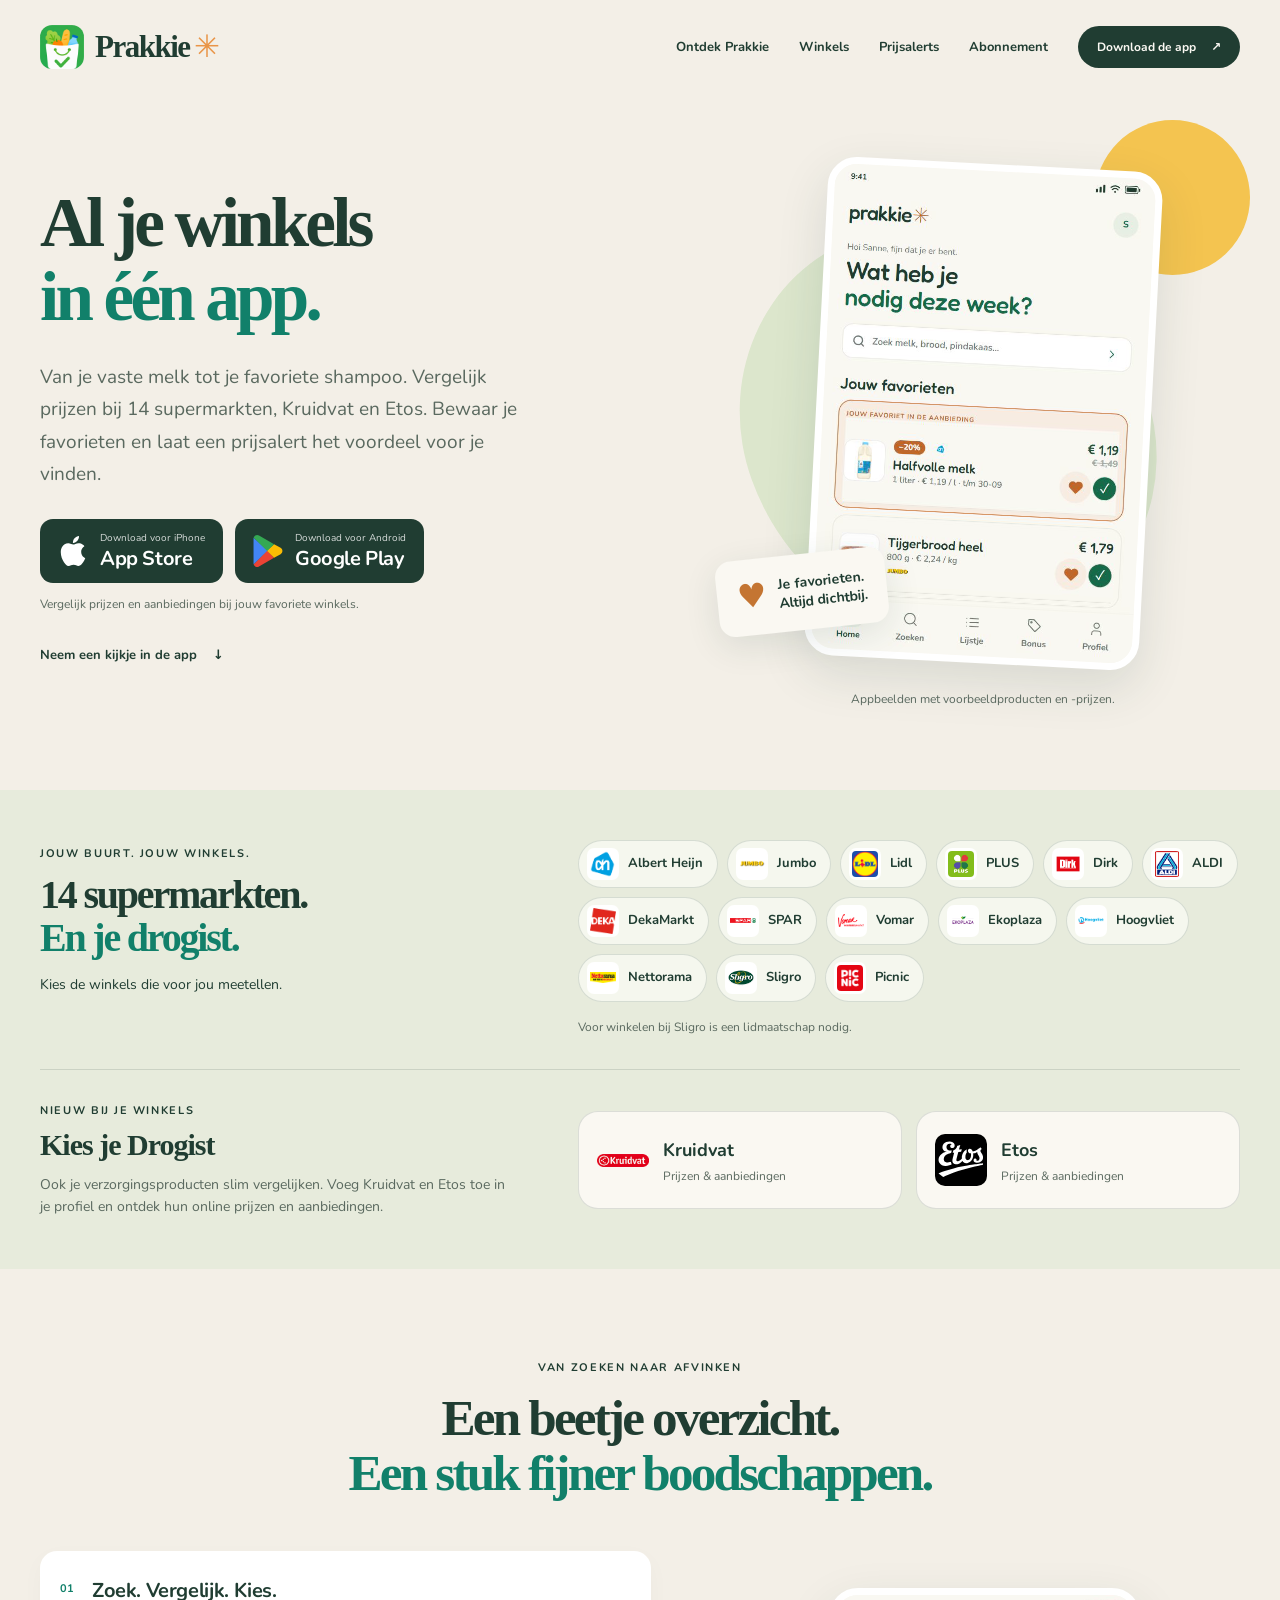
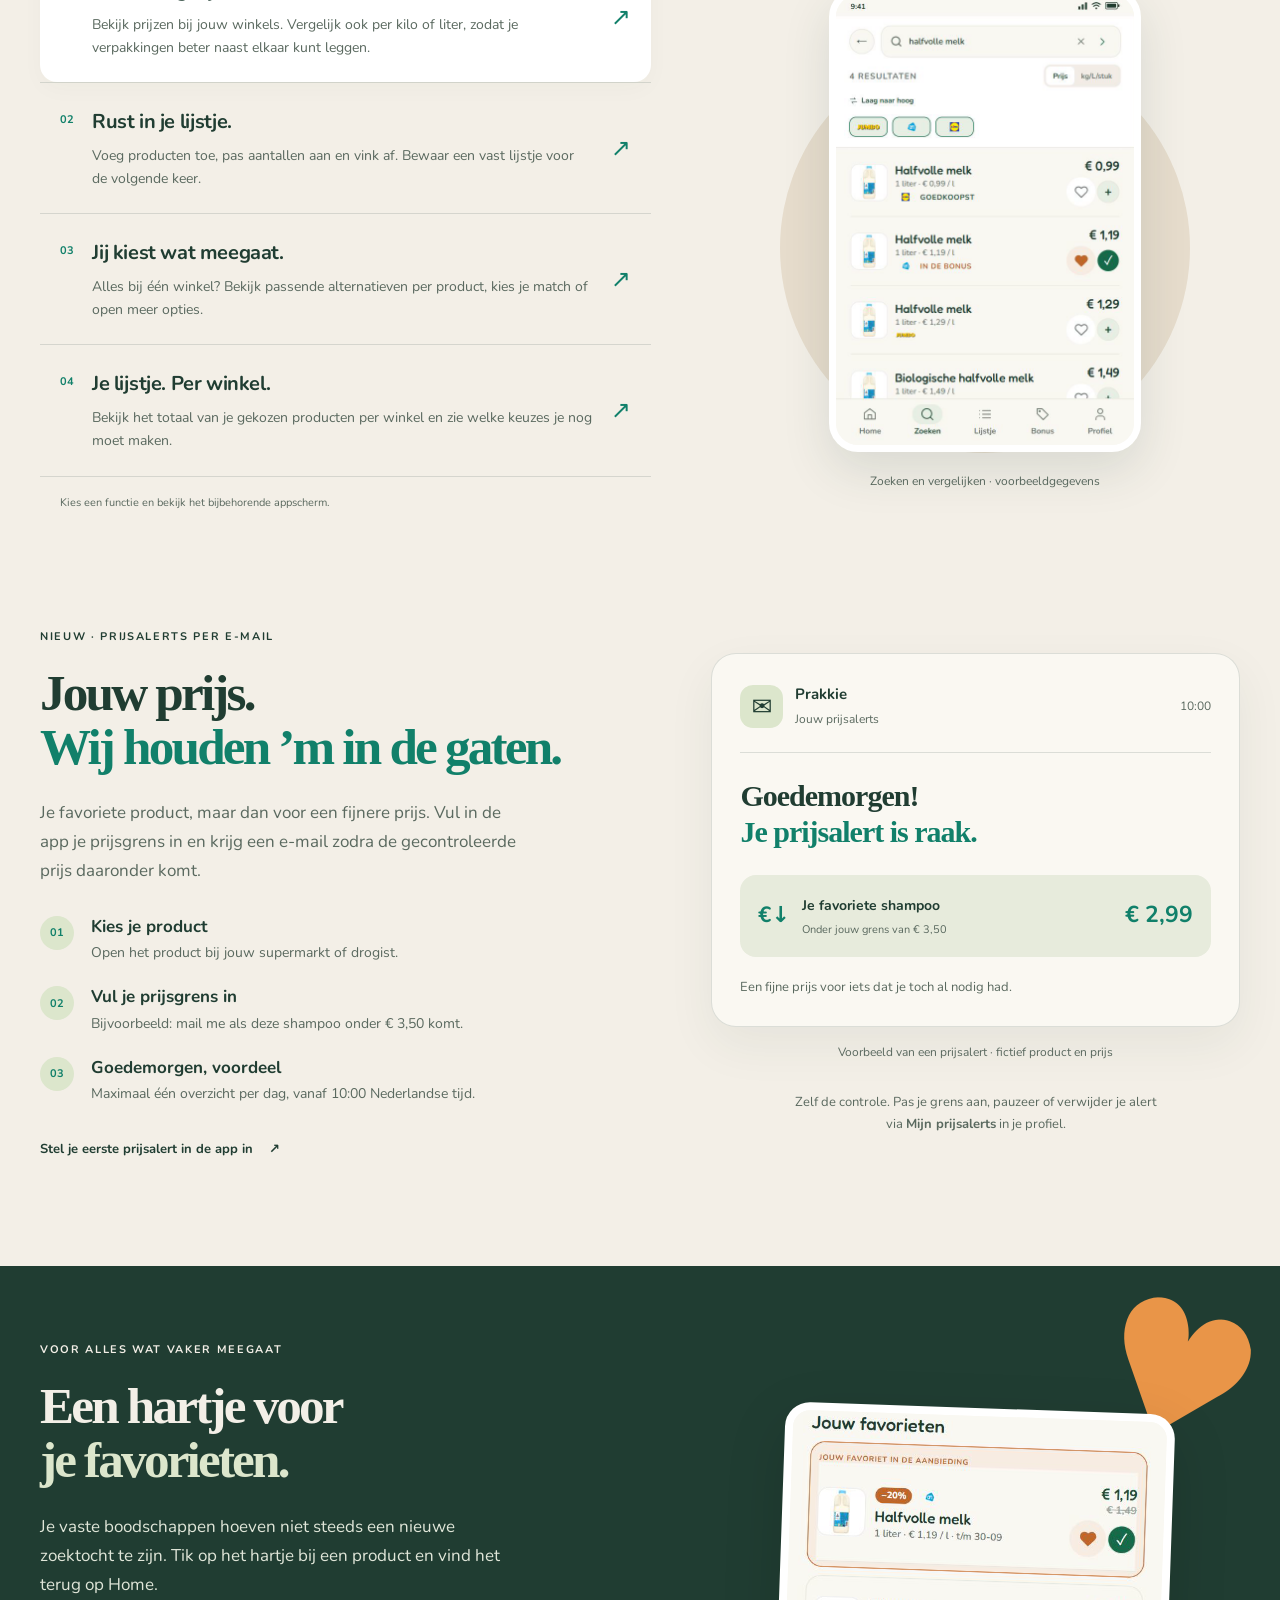
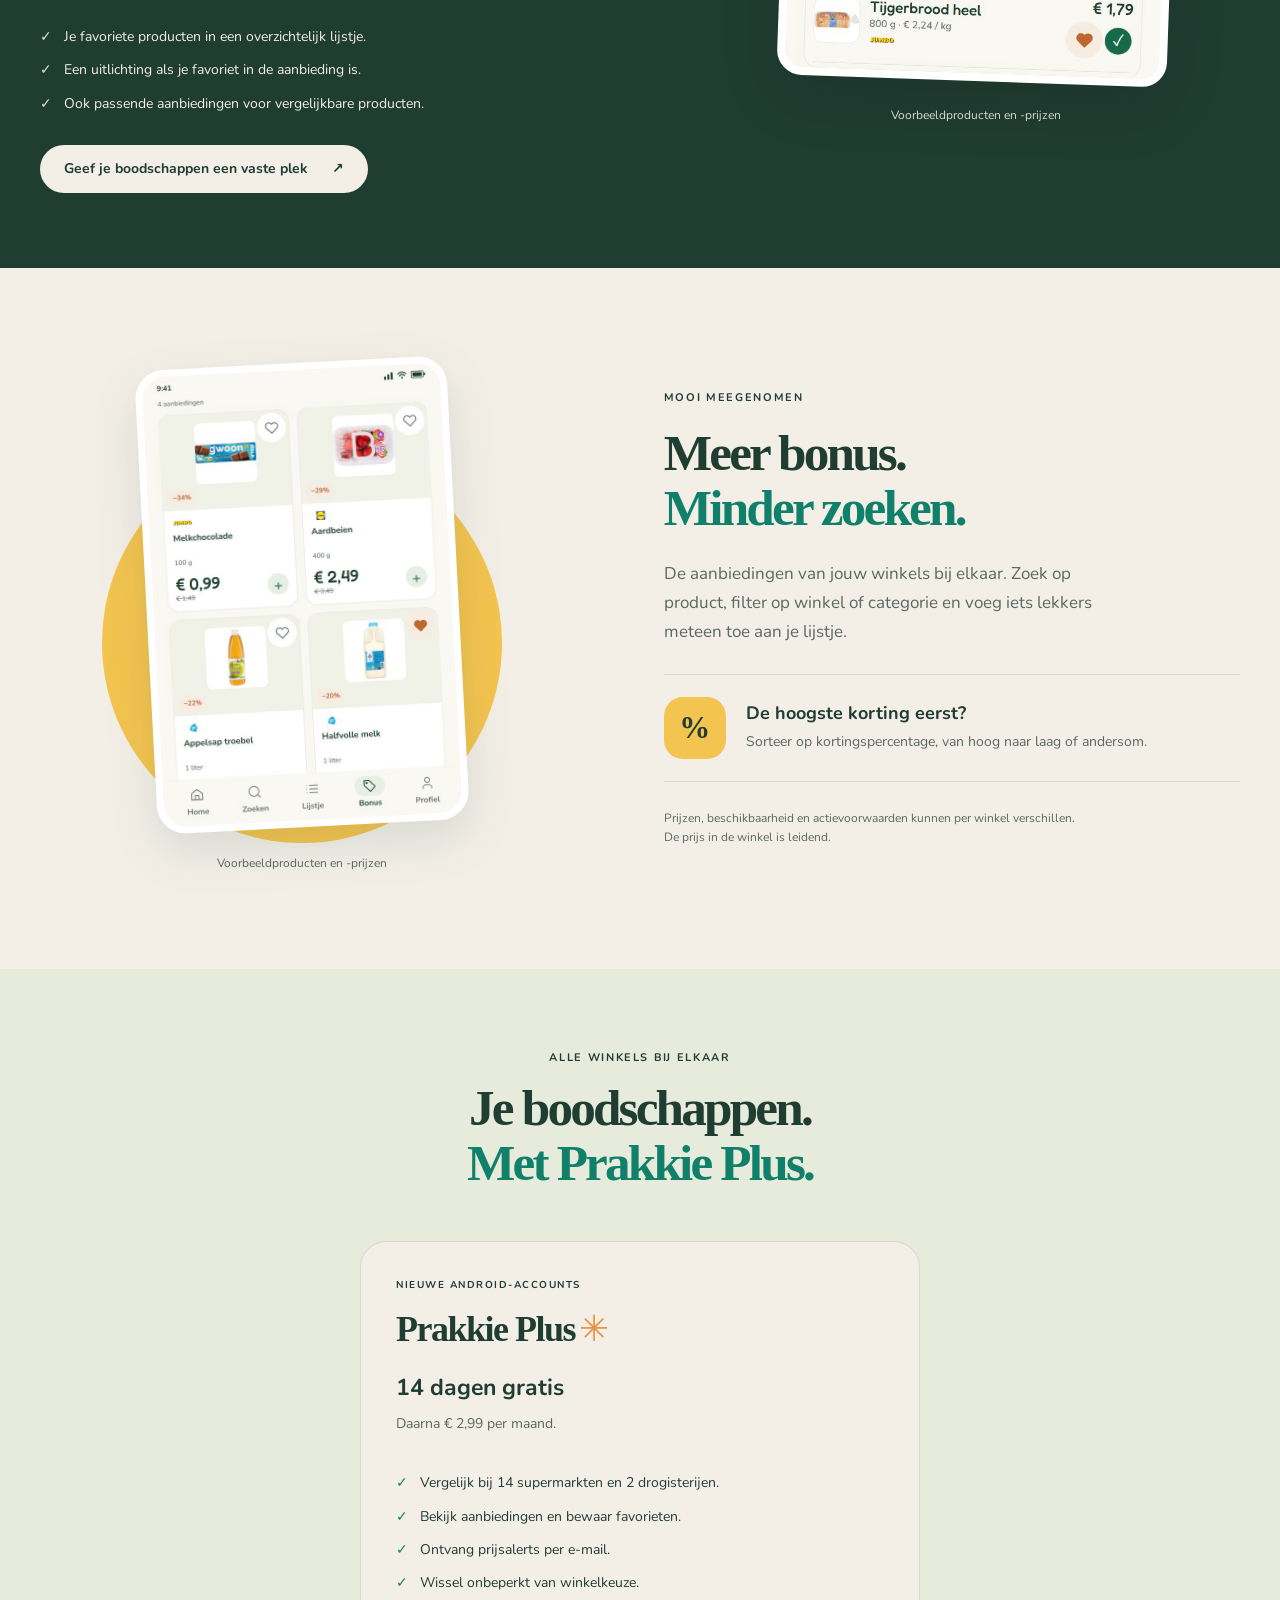
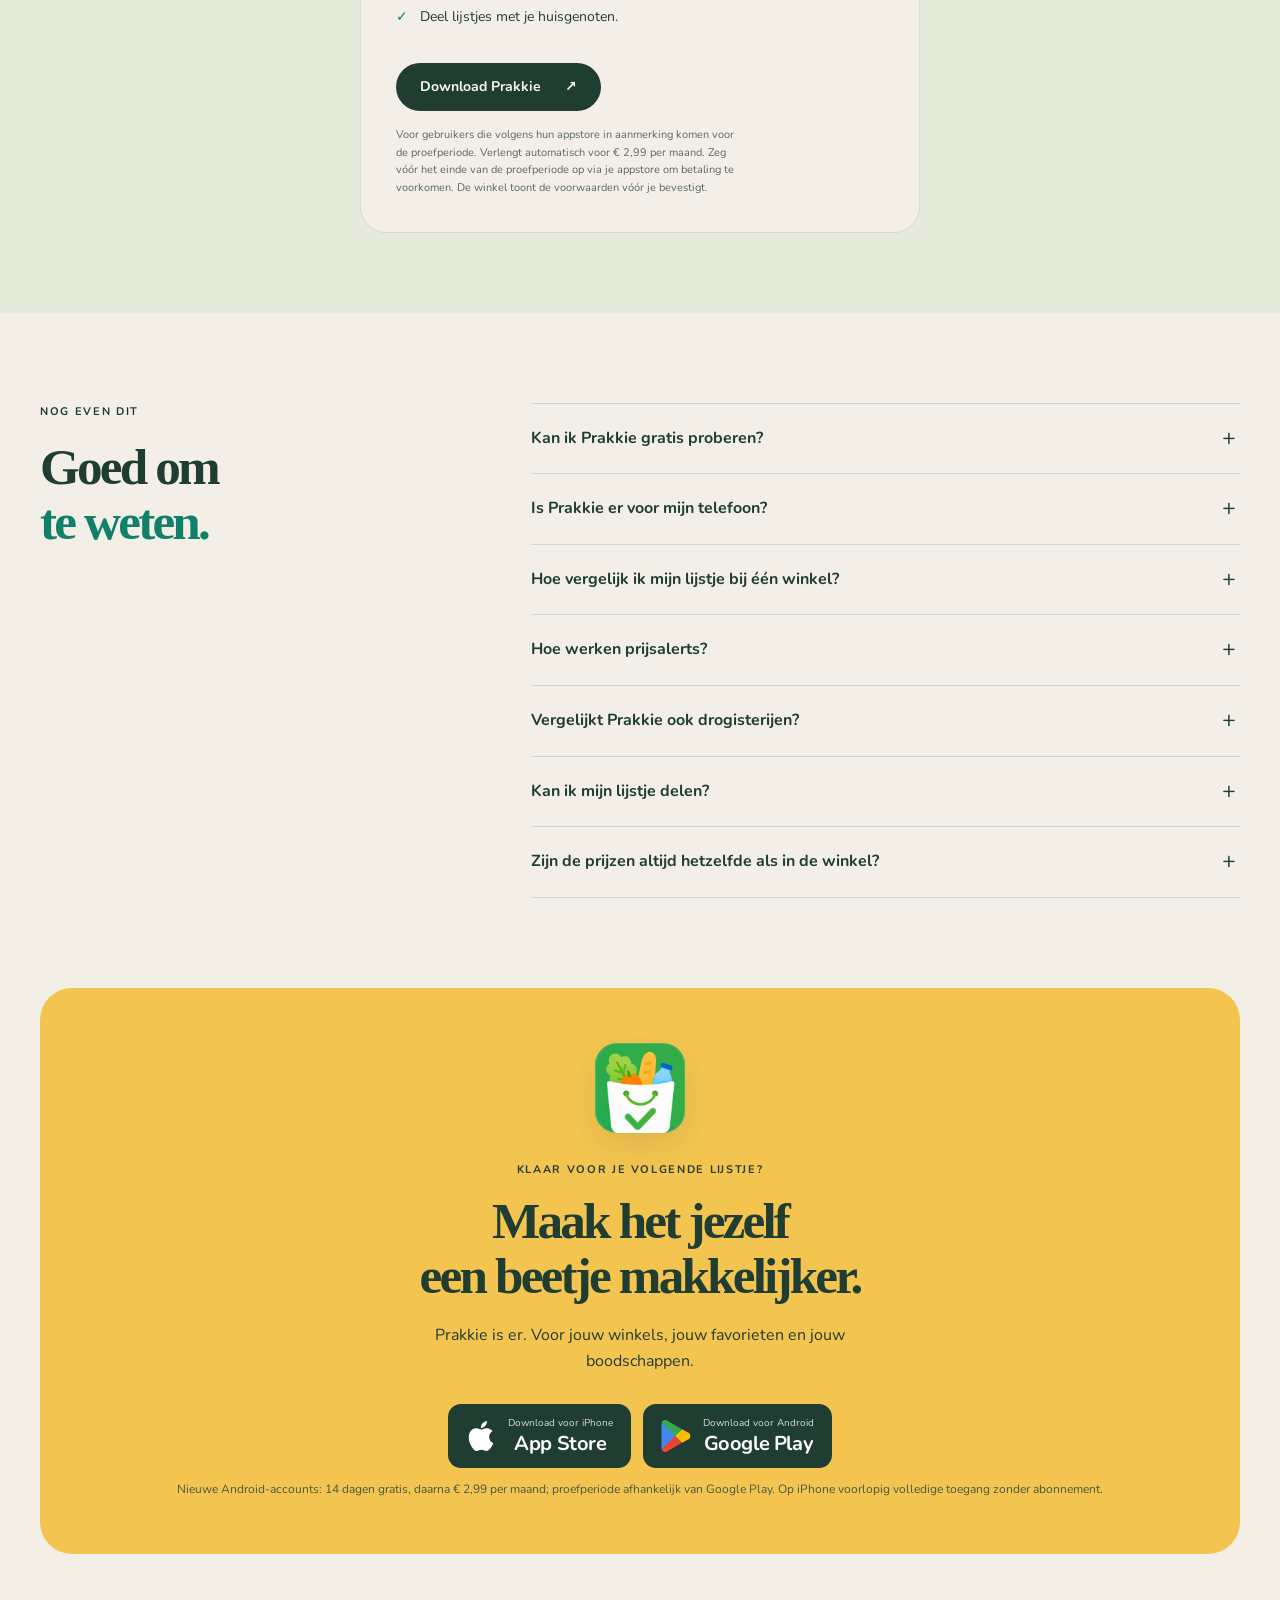
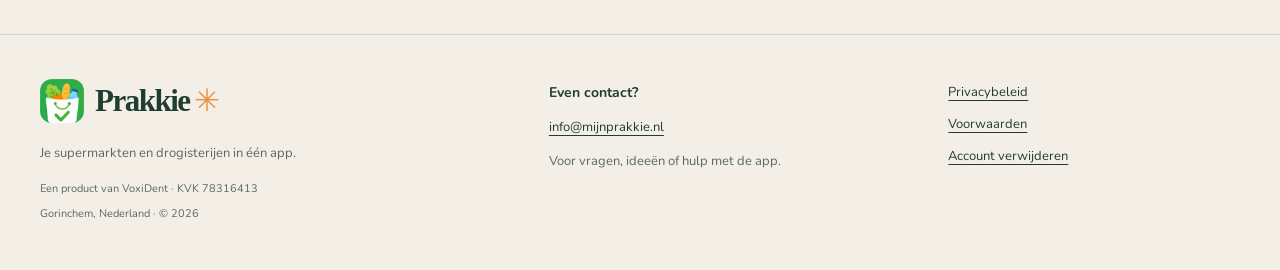
<file: index.html>
<!doctype html>
<html lang="nl"><head><meta charset="utf-8"><meta name="viewport" content="width=device-width,initial-scale=1">
<title>Prakkie — je supermarkten en drogisterijen in één app</title>
<meta name="description" content="Vergelijk prijzen en aanbiedingen bij 14 supermarkten, Kruidvat en Etos. Maak je lijstje, bewaar favorieten en ontvang prijsalerts per e-mail.">
<link rel="canonical" href="https://mijnprakkie.nl/"><link rel="icon" href="/assets/prakkie-icon.png" type="image/png"><link rel="apple-touch-icon" href="/assets/prakkie-icon.png">
<meta name="theme-color" content="#f3efe7"><meta property="og:title" content="Prakkie — je supermarkten en drogisterijen in één app"><meta property="og:description" content="14 supermarkten, Kruidvat en Etos. Vergelijk prijzen en aanbiedingen en krijg een e-mail zodra je product onder jouw prijsgrens komt."><meta property="og:url" content="https://mijnprakkie.nl/"><meta property="og:type" content="website"><meta property="og:locale" content="nl_NL"><meta property="og:image" content="https://mijnprakkie.nl/assets/prakkie-social.png"><meta property="og:image:width" content="1024"><meta property="og:image:height" content="500"><meta name="twitter:card" content="summary_large_image">
<link rel="stylesheet" href="/styles.css?v=20260918-features"><script src="/site.js?v=20260914-mobile" defer></script>
<script type="application/ld+json">{"@context": "https://schema.org", "@type": "SoftwareApplication", "name": "Prakkie", "operatingSystem": "iOS, Android", "applicationCategory": "ShoppingApplication", "url": "https://mijnprakkie.nl/", "downloadUrl": ["https://apps.apple.com/nl/app/prakkie/id6804312072", "https://play.google.com/store/apps/details?id=nl.mijnprakkie.app&hl=nl&gl=NL"], "image": "https://mijnprakkie.nl/assets/prakkie-icon.png", "description": "Vergelijk prijzen bij 14 supermarkten en 2 drogisterijen, maak boodschappenlijstjes en ontvang prijsalerts per e-mail.", "offers": {"@type": "Offer", "price": "0", "priceCurrency": "EUR", "description": "Gratis te downloaden. Abonnement voor nieuwe Android-accounts; iPhone voorlopig met volledige toegang zonder abonnement."}}</script>
<script src="/stats.js?v=20260916" defer></script>
</head><body><a class="skip" href="#inhoud">Naar de inhoud</a>
<header class="header wrap"><a class="brand" href="/" aria-label="Prakkie — home"><img src="/assets/prakkie-icon.png" width="44" height="44" alt=""><span>Prakkie<span class="spark" aria-hidden="true">✳</span></span></a><nav aria-label="Hoofdnavigatie"><a href="#ontdek">Ontdek Prakkie</a><a href="#winkels">Winkels</a><a href="#prijsalerts">Prijsalerts</a><a href="#plus">Abonnement</a><a class="button small" href="#download">Download de app <span aria-hidden="true">↗</span></a></nav></header>
<main id="inhoud">
<section class="hero wrap"><div class="hero-copy"><h1>Al je winkels<br><em>in één app.</em></h1><p class="lead">Van je vaste melk tot je favoriete shampoo. Vergelijk prijzen bij 14 supermarkten, Kruidvat en Etos. Bewaar je favorieten en laat een prijsalert het voordeel voor je vinden.</p><div class="downloads"><a class="store-link" href="https://apps.apple.com/nl/app/prakkie/id6804312072" aria-label="Download Prakkie in de App Store"><img class="store-logo" src="/assets/apple.svg" width="30" height="32" alt="" aria-hidden="true"><span class="store-label"><small>Download voor iPhone</small><strong>App Store</strong></span></a><a class="store-link" href="https://play.google.com/store/apps/details?id=nl.mijnprakkie.app&amp;hl=nl&amp;gl=NL" aria-label="Download Prakkie op Google Play"><img class="store-logo" src="/assets/google-play.svg" width="30" height="32" alt="" aria-hidden="true"><span class="store-label"><small>Download voor Android</small><strong>Google Play</strong></span></a></div><p class="download-note">Vergelijk prijzen en aanbiedingen bij jouw favoriete winkels.</p><a class="text-link" href="#ontdek">Neem een kijkje in de app <span aria-hidden="true">↓</span></a></div>
<div class="hero-art"><div class="sun" aria-hidden="true"></div><div class="hero-blob" aria-hidden="true"></div><figure class="phone hero-phone"><img src="/assets/app-home.png" width="600" height="907" alt="Prakkie Home met favoriete producten, hartjes en een aanbieding voor halfvolle melk" fetchpriority="high"></figure><div class="floating-label"><span aria-hidden="true">♥</span> Je favorieten.<br>Altijd dichtbij.</div><p class="image-note">Appbeelden met voorbeeldproducten en -prijzen.</p></div></section>
<section id="winkels" class="chains-section"><div class="wrap"><div class="chains-heading"><p class="eyebrow">Jouw buurt. Jouw winkels.</p><h2>14 supermarkten.<br><em>En je drogist.</em></h2><p>Kies de winkels die voor jou meetellen.</p></div><div class="chain-list"><span><img src="/assets/shops/ah.png" width="32" height="32" alt="" loading="lazy" decoding="async"><span>Albert Heijn</span></span><span><img src="/assets/shops/jumbo.png" width="32" height="32" alt="" loading="lazy" decoding="async"><span>Jumbo</span></span><span><img src="/assets/shops/lidl.png" width="32" height="32" alt="" loading="lazy" decoding="async"><span>Lidl</span></span><span><img src="/assets/shops/plus.png" width="32" height="32" alt="" loading="lazy" decoding="async"><span>PLUS</span></span><span><img src="/assets/shops/dirk.png" width="32" height="32" alt="" loading="lazy" decoding="async"><span>Dirk</span></span><span><img src="/assets/shops/aldi.png" width="32" height="32" alt="" loading="lazy" decoding="async"><span>ALDI</span></span><span><img src="/assets/shops/dekamarkt.png" width="32" height="32" alt="" loading="lazy" decoding="async"><span>DekaMarkt</span></span><span><img src="/assets/shops/spar.png" width="32" height="32" alt="" loading="lazy" decoding="async"><span>SPAR</span></span><span><img src="/assets/shops/vomar.png" width="32" height="32" alt="" loading="lazy" decoding="async"><span>Vomar</span></span><span><img src="/assets/shops/ekoplaza.png" width="32" height="32" alt="" loading="lazy" decoding="async"><span>Ekoplaza</span></span><span><img src="/assets/shops/hoogvliet.png" width="32" height="32" alt="" loading="lazy" decoding="async"><span>Hoogvliet</span></span><span><img src="/assets/shops/nettorama.png" width="32" height="32" alt="" loading="lazy" decoding="async"><span>Nettorama</span></span><span><img src="/assets/shops/sligro.png" width="32" height="32" alt="" loading="lazy" decoding="async"><span>Sligro</span></span><span><img src="/assets/shops/picnic.png" width="32" height="32" alt="" loading="lazy" decoding="async"><span>Picnic</span></span></div><p class="fineprint">Voor winkelen bij Sligro is een lidmaatschap nodig.</p>
<div class="drugstores"><div class="drugstore-copy"><p class="eyebrow">Nieuw bij je winkels</p><h3>Kies je Drogist</h3><p>Ook je verzorgingsproducten slim vergelijken. Voeg Kruidvat en Etos toe in je profiel en ontdek hun online prijzen en aanbiedingen.</p></div><div class="drugstore-cards"><article class="drugstore-card"><img src="/assets/shops/kruidvat.png" width="60" height="60" alt="" loading="lazy"><div><h4>Kruidvat</h4><p>Prijzen &amp; aanbiedingen</p></div></article><article class="drugstore-card"><img src="/assets/shops/etos.svg" width="60" height="60" alt="" loading="lazy"><div><h4>Etos</h4><p>Prijzen &amp; aanbiedingen</p></div></article></div></div></div></section>
<section id="ontdek" class="showcase wrap"><div class="section-heading"><p class="eyebrow">Van zoeken naar afvinken</p><h2>Een beetje overzicht.<br><em>Een stuk fijner boodschappen.</em></h2></div><div class="showcase-grid"><div id="feature-options" class="feature-menu" aria-label="Bekijk de functies"><button class="feature-option active" aria-controls="feature-preview" data-screen="results" aria-pressed="true"><span class="number">01</span><span><strong>Zoek. Vergelijk. Kies.</strong><span>Bekijk prijzen bij jouw winkels. Vergelijk ook per kilo of liter, zodat je verpakkingen beter naast elkaar kunt leggen.</span></span><span class="option-arrow" aria-hidden="true">↗</span></button><button class="feature-option" aria-controls="feature-preview" data-screen="list" aria-pressed="false"><span class="number">02</span><span><strong>Rust in je lijstje.</strong><span>Voeg producten toe, pas aantallen aan en vink af. Bewaar een vast lijstje voor de volgende keer.</span></span><span class="option-arrow" aria-hidden="true">↗</span></button><button class="feature-option" aria-controls="feature-preview" data-screen="match" aria-pressed="false"><span class="number">03</span><span><strong>Jij kiest wat meegaat.</strong><span>Alles bij één winkel? Bekijk passende alternatieven per product, kies je match of open meer opties.</span></span><span class="option-arrow" aria-hidden="true">↗</span></button><button class="feature-option" aria-controls="feature-preview" data-screen="stores" aria-pressed="false"><span class="number">04</span><span><strong>Je lijstje. Per winkel.</strong><span>Bekijk het totaal van je gekozen producten per winkel en zie welke keuzes je nog moet maken.</span></span><span class="option-arrow" aria-hidden="true">↗</span></button><p class="showcase-hint">Kies een functie en bekijk het bijbehorende appscherm.</p></div><div id="feature-preview" class="showcase-art"><div class="showcase-disc" aria-hidden="true"></div><figure class="phone"><img id="feature-image" src="/assets/app-results.png" width="600" height="907" loading="lazy" alt="Zoekresultaten voor halfvolle melk bij verschillende winkels, met prijzen en hartjes"></figure><p id="feature-caption" class="image-note" aria-live="polite">Zoeken en vergelijken · voorbeeldgegevens</p><a class="text-link showcase-back" href="#feature-options">← Kies een andere functie</a></div></div></section>
<section id="prijsalerts" class="alerts-section wrap" aria-labelledby="alerts-title">
<div class="alerts-copy"><p class="eyebrow">Nieuw · prijsalerts per e-mail</p><h2 id="alerts-title">Jouw prijs.<br><em>Wij houden ’m in de gaten.</em></h2><p class="lead">Je favoriete product, maar dan voor een fijnere prijs. Vul in de app je prijsgrens in en krijg een e-mail zodra de gecontroleerde prijs daaronder komt.</p><ol class="alert-steps"><li><span>01</span><div><h3>Kies je product</h3><p>Open het product bij jouw supermarkt of drogist.</p></div></li><li><span>02</span><div><h3>Vul je prijsgrens in</h3><p>Bijvoorbeeld: mail me als deze shampoo onder € 3,50 komt.</p></div></li><li><span>03</span><div><h3>Goedemorgen, voordeel</h3><p>Maximaal één overzicht per dag, vanaf 10:00 Nederlandse tijd.</p></div></li></ol><a class="text-link" href="#download">Stel je eerste prijsalert in de app in <span aria-hidden="true">↗</span></a></div>
<div class="alert-art"><div class="alert-mail"><div class="mail-top"><span class="mail-icon" aria-hidden="true">✉</span><div><strong>Prakkie</strong><span>Jouw prijsalerts</span></div><span class="mail-time">10:00</span></div><p class="mail-greeting">Goedemorgen!<br><em>Je prijsalert is raak.</em></p><div class="mail-product"><span class="mail-product-icon" aria-hidden="true">€↓</span><div><strong>Je favoriete shampoo</strong><p>Onder jouw grens van € 3,50</p></div><strong class="mail-price">€ 2,99</strong></div><p class="mail-bottom">Een fijne prijs voor iets dat je toch al nodig had.</p></div><p class="image-note">Voorbeeld van een prijsalert · fictief product en prijs</p><p class="alert-manage">Zelf de controle. Pas je grens aan, pauzeer of verwijder je alert via <strong>Mijn prijsalerts</strong> in je profiel.</p></div>
</section>
<section class="favorites-section"><div class="wrap favorites-grid"><div><p class="eyebrow">Voor alles wat vaker meegaat</p><h2>Een hartje voor<br><em>je favorieten.</em></h2><p class="lead">Je vaste boodschappen hoeven niet steeds een nieuwe zoektocht te zijn. Tik op het hartje bij een product en vind het terug op Home.</p><ul class="check-list"><li>Je favoriete producten in een overzichtelijk lijstje.</li><li>Een uitlichting als je favoriet in de aanbieding is.</li><li>Ook passende aanbiedingen voor vergelijkbare producten.</li></ul><a class="button light" href="#download">Geef je boodschappen een vaste plek <span aria-hidden="true">↗</span></a></div><div class="favorite-art"><span class="big-heart" aria-hidden="true">♥</span><div class="favorite-crop"><img src="/assets/app-home.png" width="600" height="907" loading="lazy" alt="Favorietenlijst met een uitgelichte aanbieding en hartjes bij bewaarde producten"></div><p class="image-note">Voorbeeldproducten en -prijzen</p></div></div></section>
<section class="bonus-section wrap"><div class="bonus-art"><div class="bonus-sun" aria-hidden="true"></div><figure class="phone"><img src="/assets/app-bonus.png" width="600" height="907" loading="lazy" alt="Aanbiedingen met kortingspercentages, oude en nieuwe prijzen en knoppen om producten te bewaren"></figure><p class="image-note">Voorbeeldproducten en -prijzen</p></div><div class="bonus-copy"><p class="eyebrow">Mooi meegenomen</p><h2>Meer bonus.<br><em>Minder zoeken.</em></h2><p class="lead">De aanbiedingen van jouw winkels bij elkaar. Zoek op product, filter op winkel of categorie en voeg iets lekkers meteen toe aan je lijstje.</p><div class="bonus-detail"><span aria-hidden="true">%</span><div><h3>De hoogste korting eerst?</h3><p>Sorteer op kortingspercentage, van hoog naar laag of andersom.</p></div></div><p class="fineprint">Prijzen, beschikbaarheid en actievoorwaarden kunnen per winkel verschillen. De prijs in de winkel is leidend.</p></div></section>
<section id="plus" class="plans-section"><div class="wrap"><div class="section-heading"><p class="eyebrow">Alle winkels bij elkaar</p><h2>Je boodschappen.<br><em>Met Prakkie Plus.</em></h2></div><div class="plans"><article class="plan plan-plus"><p class="eyebrow">Nieuwe Android-accounts</p><h3>Prakkie Plus<span class="spark" aria-hidden="true">✳</span></h3><p class="plan-price">14 dagen gratis</p><p>Daarna € 2,99 per maand.</p><ul class="check-list"><li>Vergelijk bij 14 supermarkten en 2 drogisterijen.</li><li>Bekijk aanbiedingen en bewaar favorieten.</li><li>Ontvang prijsalerts per e-mail.</li><li>Wissel onbeperkt van winkelkeuze.</li><li>Deel lijstjes met je huisgenoten.</li></ul><a class="button" href="#download">Download Prakkie <span aria-hidden="true">↗</span></a><p class="plan-note">Voor gebruikers die volgens hun appstore in aanmerking komen voor de proefperiode. Verlengt automatisch voor € 2,99 per maand. Zeg vóór het einde van de proefperiode op via je appstore om betaling te voorkomen. De winkel toont de voorwaarden vóór je bevestigt.</p></article></div></div></section>
<section class="faq wrap"><div><p class="eyebrow">Nog even dit</p><h2>Goed om<br><em>te weten.</em></h2></div><div class="questions"><details><summary>Kan ik Prakkie gratis proberen?</summary><p>Ja. Nieuwe abonnees kunnen Prakkie op iPhone en Android 14 dagen gratis proberen als de App Store of Google Play hen daarvoor in aanmerking laat komen, daarna € 2,99 per maand. Je kunt ook een jaarabonnement of een eenmalige Lifetime-aankoop kiezen. Een abonnement verlengt automatisch en is opzegbaar in de winkel van je telefoon.</p></details><details><summary>Is Prakkie er voor mijn telefoon?</summary><p>Prakkie is beschikbaar voor iPhone via de <a href="https://apps.apple.com/nl/app/prakkie/id6804312072">App Store</a> en voor Android via <a href="https://play.google.com/store/apps/details?id=nl.mijnprakkie.app&amp;hl=nl&amp;gl=NL">Google Play</a>. In de store zie je of jouw toestel wordt ondersteund.</p></details><details><summary>Hoe vergelijk ik mijn lijstje bij één winkel?</summary><p>Open het winkeloverzicht vanuit je lijstje en kies een winkel. Bekijk per product de opties, kies wat je mee wilt nemen en vul zo je lijstje voor die winkel aan. Je ziet het totaal van je keuzes en wat er nog openstaat.</p></details><details><summary>Hoe werken prijsalerts?</summary><p>Open een product in de app en kies ‘Prijsalert instellen’. Je ontvangt een e-mail wanneer de gecontroleerde prijs bij die winkel onder jouw grens komt. Je krijgt maximaal één overzicht per dag, vanaf 10:00 Nederlandse tijd, en één melding per daling onder je grens. Het gaat om de prijs per verpakking, zonder stapelkorting of persoonlijke aanbiedingen. Je beheert je alerts in je profiel.</p></details><details><summary>Vergelijkt Prakkie ook drogisterijen?</summary><p>Ja, Kruidvat en Etos staan onder ‘Kies je Drogist’ in je profiel. Selecteer je drogisterijen om hun producten, online prijzen en aanbiedingen te vinden. Online prijzen kunnen afwijken van de prijzen in een filiaal. De prijs bij het afrekenen en de actievoorwaarden van de winkel zijn leidend.</p></details><details><summary>Kan ik mijn lijstje delen?</summary><p>Met Prakkie Plus deel je een lijstje met een code. Je huisgenoot kan het gedeelde lijstje openen en samen met jou bijhouden. Je vindt de deelknoppen bij je lijstje.</p></details><details><summary>Zijn de prijzen altijd hetzelfde als in de winkel?</summary><p>Prijzen, verpakkingen, beschikbaarheid en aanbiedingen kunnen veranderen of per filiaal verschillen. Voor sommige acties is een klantenkaart nodig. Controleer daarom ook de actievoorwaarden; de prijs die de winkel rekent is leidend.</p></details></div></section>
<section id="download" class="download-section wrap"><div class="download-card"><img src="/assets/prakkie-icon.png" width="90" height="90" loading="lazy" alt="Prakkie appicoon"><p class="eyebrow">Klaar voor je volgende lijstje?</p><h2>Maak het jezelf<br><em>een beetje makkelijker.</em></h2><p>Prakkie is er. Voor jouw winkels, jouw favorieten en jouw boodschappen.</p><div class="downloads"><a class="store-link" href="https://apps.apple.com/nl/app/prakkie/id6804312072" aria-label="Download Prakkie in de App Store"><img class="store-logo" src="/assets/apple.svg" width="30" height="32" alt="" aria-hidden="true"><span class="store-label"><small>Download voor iPhone</small><strong>App Store</strong></span></a><a class="store-link" href="https://play.google.com/store/apps/details?id=nl.mijnprakkie.app&amp;hl=nl&amp;gl=NL" aria-label="Download Prakkie op Google Play"><img class="store-logo" src="/assets/google-play.svg" width="30" height="32" alt="" aria-hidden="true"><span class="store-label"><small>Download voor Android</small><strong>Google Play</strong></span></a></div><p class="download-note">Nieuwe Android-accounts: 14 dagen gratis, daarna € 2,99 per maand; proefperiode afhankelijk van Google Play. Op iPhone voorlopig volledige toegang zonder abonnement.</p></div></section>
</main><footer class="footer"><div class="wrap footer-grid"><div><a class="brand" href="/" aria-label="Prakkie — home"><img src="/assets/prakkie-icon.png" width="44" height="44" alt=""><span>Prakkie<span class="spark" aria-hidden="true">✳</span></span></a><p>Je supermarkten en drogisterijen in één app.</p><small>Een product van VoxiDent · KVK 78316413<br>Gorinchem, Nederland · © 2026</small></div><div><h3>Even contact?</h3><a href="mailto:info@mijnprakkie.nl">info@mijnprakkie.nl</a><p>Voor vragen, ideeën of hulp met de app.</p></div><nav aria-label="Meer informatie"><a href="/privacy.html">Privacybeleid</a><a href="/voorwaarden.html">Voorwaarden</a><a href="/account-verwijderen.html">Account verwijderen</a></nav></div></footer></body></html>
</file>
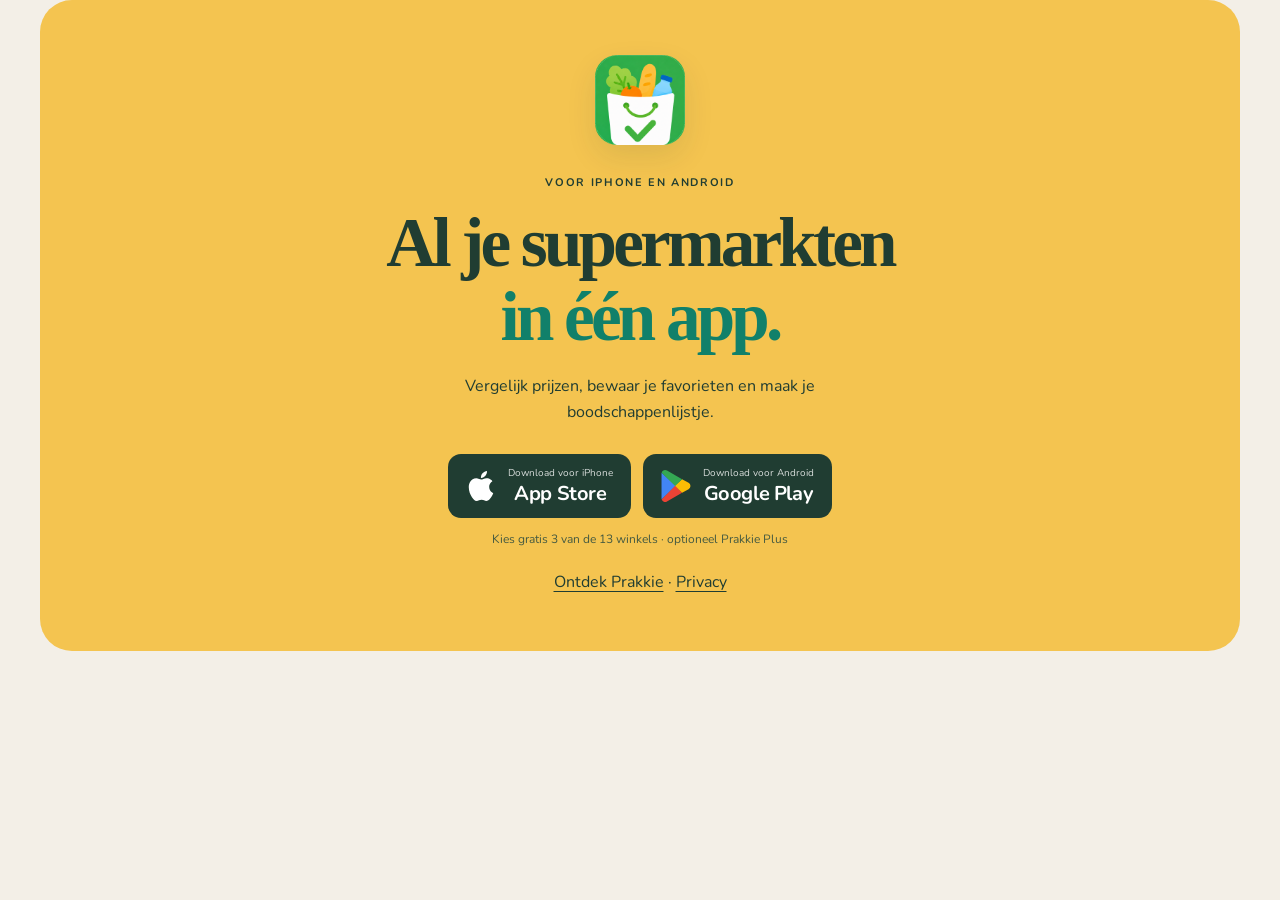
<file: download/index.html>
<!doctype html>
<html lang="nl">
<head>
  <meta charset="utf-8">
  <meta name="viewport" content="width=device-width, initial-scale=1">
  <title>Download Prakkie</title>
  <meta name="description" content="Download Prakkie voor iPhone of Android. Vergelijk supermarktprijzen, bewaar favorieten en maak je boodschappenlijstje.">
  <link rel="icon" href="/assets/prakkie-icon.png">
  <link rel="stylesheet" href="/styles.css?v=20260914-logos">
  <script src="/stats.js?v=20260916" defer></script>
<script src="/download/route.js?v=20260916" defer></script>
</head>
<body>
  <main class="download-section wrap">
    <div class="download-card">
      <img src="/assets/prakkie-icon.png" width="90" height="90" alt="Prakkie">
      <p class="eyebrow">Voor iPhone en Android</p>
      <h1>Al je supermarkten<br><em>in één app.</em></h1>
      <p>Vergelijk prijzen, bewaar je favorieten en maak je boodschappenlijstje.</p>
      <div class="downloads">
        <a id="apple-download" class="store-link" href="https://apps.apple.com/nl/app/prakkie/id6804312072"><img class="store-logo" src="/assets/apple.svg" width="30" height="32" alt="" aria-hidden="true"><span class="store-label"><small>Download voor iPhone</small><strong>App Store</strong></span></a>
        <a id="android-download" class="store-link" href="https://play.google.com/store/apps/details?id=nl.mijnprakkie.app&amp;hl=nl&amp;gl=NL"><img class="store-logo" src="/assets/google-play.svg" width="30" height="32" alt="" aria-hidden="true"><span class="store-label"><small>Download voor Android</small><strong>Google Play</strong></span></a>
      </div>
      <p class="download-note">Kies gratis 3 van de 13 winkels · optioneel Prakkie Plus</p>
      <p><a href="/">Ontdek Prakkie</a> · <a href="/privacy.html">Privacy</a></p>
    </div>
  </main>
</body>
</html>
</file>
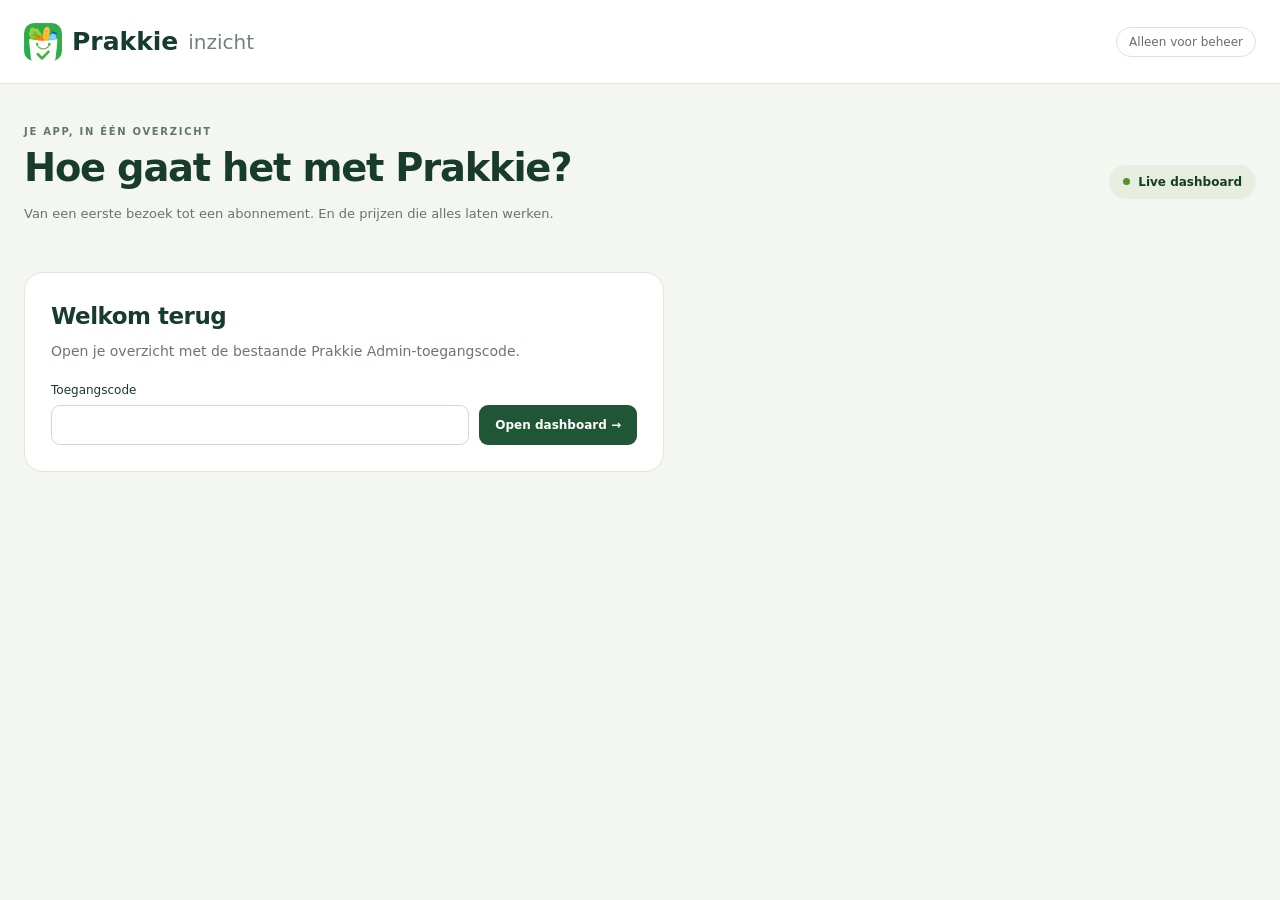
<file: stats/index.html>
<!doctype html>
<html lang="nl"><head>
<meta charset="utf-8"><meta name="viewport" content="width=device-width, initial-scale=1"><meta name="robots" content="noindex,nofollow"><meta name="referrer" content="no-referrer">
<title>Prakkie — Live overzicht</title><link rel="icon" href="/assets/prakkie-icon.png"><link rel="stylesheet" href="/stats/dashboard.css?v=20260917"><script src="/stats/dashboard.js?v=20260917" defer></script>
</head><body>
<header><a class="brand" href="/"><img src="/assets/prakkie-icon.png" alt="" width="38" height="38">Prakkie <span>inzicht</span></a><span class="private">Alleen voor beheer</span></header>
<main><div class="heading"><div><p class="eyebrow">JE APP, IN ÉÉN OVERZICHT</p><h1>Hoe gaat het met Prakkie?</h1><p class="muted">Van een eerste bezoek tot een abonnement. En de prijzen die alles laten werken.</p></div><span class="live"><i></i> Live dashboard</span></div>
<form id="login" class="panel login"><h2>Welkom terug</h2><p>Open je overzicht met de bestaande Prakkie Admin-toegangscode.</p><label for="token">Toegangscode</label><div class="login-fields"><input id="token" type="password" required autocomplete="off" spellcheck="false"><button type="submit">Open dashboard →</button></div></form>
<p id="status" class="status" role="status" aria-live="polite"></p>
<div id="report" hidden>
<div class="toolbar"><nav aria-label="Dashboard onderdelen"><a href="#overview">Overzicht</a><a href="#subscriptions">Abonnementen</a><a href="#growth">Bereik & groei</a><a href="#refresh-data">Data & prijzen</a></nav><div class="controls"><label for="days">Periode</label><select id="days"><option value="1">Vandaag</option><option value="7" selected>7 dagen</option><option value="30">30 dagen</option><option value="90">90 dagen</option></select><button id="refresh" class="secondary" type="button">Vernieuwen</button><button id="logout" class="text-button" type="button">Uitloggen</button></div></div>
<p id="period" class="muted"></p><section id="overview" class="overview cards" aria-label="Kerncijfers"></section>
<section id="subscriptions" class="panel"><div class="section-head"><div><p class="eyebrow">REVENUECAT</p><h2>Abonnementen & omzet</h2></div><span id="rc-state" class="badge"></span></div><div id="rc-cards" class="cards metrics"></div><p id="rc-note" class="muted"></p><details><summary>Ontvangen aankoopmeldingen</summary><p id="purchase-note"></p></details></section>
<div id="growth" class="two-col"><section class="panel"><div class="section-head"><div><p class="eyebrow">CLERK</p><h2>Gebruikers</h2></div><span id="clerk-state" class="badge"></span></div><div id="clerk-cards" class="cards metrics"></div><div id="user-chart" class="chart" aria-label="Accounts per dag"></div><p class="muted">Aangemaakte accounts die nog in Clerk bestaan. Een nieuw account is niet automatisch een trial of abonnement. De staven tonen nieuwe accounts per dag. <strong>Actief</strong> betekent: Clerk zag de app open. Clerk bewaart alleen het één laatste moment per gebruiker, dus “actief vandaag” en “actief in periode” zijn exacte aantallen, maar een uitsplitsing per eerdere dag zou te laag uitvallen en staat er daarom niet.</p></section>
<div id="stores-usage" class="two-col"><section class="panel"><div class="section-head"><div><p class="eyebrow">GOOGLE PLAY</p><h2>Android-gebruik</h2></div><span id="play-state" class="badge"></span></div><div id="play-cards" class="cards metrics"></div><p id="play-note" class="muted"></p></section><section class="panel"><div class="section-head"><div><p class="eyebrow">APP STORE CONNECT</p><h2>iPhone-gebruik</h2></div><span id="apple-state" class="badge"></span></div><div id="apple-cards" class="cards metrics"></div><p id="apple-note" class="muted"></p></section></div>
<section class="panel"><div class="section-head"><div><p class="eyebrow">WEBSITE → APPSTORES</p><h2>Van kijken naar klikken</h2></div><span id="web-state" class="badge"></span></div><div id="web-cards" class="cards metrics"></div><p class="muted">Klikken en automatische doorverwijzingen tellen apart. Geen unieke bezoekers of bevestigde installaties. Meting vanaf 16 september 2026.</p></section></div>
<section class="panel"><div class="section-head"><div><p class="eyebrow">DAG VOOR DAG</p><h2>Bereik & registraties</h2></div><span class="muted">Nederlandse tijd</span></div><div class="table-wrap"><table><thead><tr><th>Datum</th><th>Paginaweergaven</th><th>App Store<br><small>klik / automatisch</small></th><th>Google Play<br><small>klik / automatisch</small></th><th>Nieuwe accounts</th></tr></thead><tbody id="days-table"></tbody></table></div><p class="muted">Losse tellingen: er is geen koppeling tussen een websiteklik en een individueel account. Vandaag is nog niet volledig.</p></section>
<section id="refresh-data" class="panel"><div class="section-head"><div><p class="eyebrow">DE MOTOR ACHTER PRAKKIE</p><h2>Data & prijsverversing</h2></div><span id="catalog-state" class="badge"></span></div><div id="pipeline-cards" class="cards"></div><p id="catalog-note" class="muted"></p><div class="table-wrap"><table><thead><tr><th>Winkel</th><th>Producten</th><th>Aanbiedingen</th><th>Vandaag waargenomen</th><th>Laatste bronwaarneming</th></tr></thead><tbody id="stores-table"></tbody></table></div><p class="muted">Een geslaagde publicatie betekent niet dat elke productprijs vandaag is opgehaald. Per winkel zie je de werkelijke bronwaarnemingen. Aanbiedingen kunnen een klantenkaart of meerdere stuks vereisen.</p></section>
<section class="examples-section"><div class="section-head"><div><p class="eyebrow">EEN KIJKJE IN DE CATALOGUS</p><h2>Vandaag gevonden</h2></div><label>Winkel <select id="example-store"><option value="all">Alle winkels</option></select></label></div><p id="examples-note" class="muted"></p><div id="examples" class="cards products"></div></section>
<footer>Automatisch verversen elke minuut zolang dit tabblad zichtbaar is. Bronnen kunnen zelf vertraging hebben. De toegangscode blijft alleen in het geheugen van dit tabblad.</footer>
</div></main></body></html>
</file>
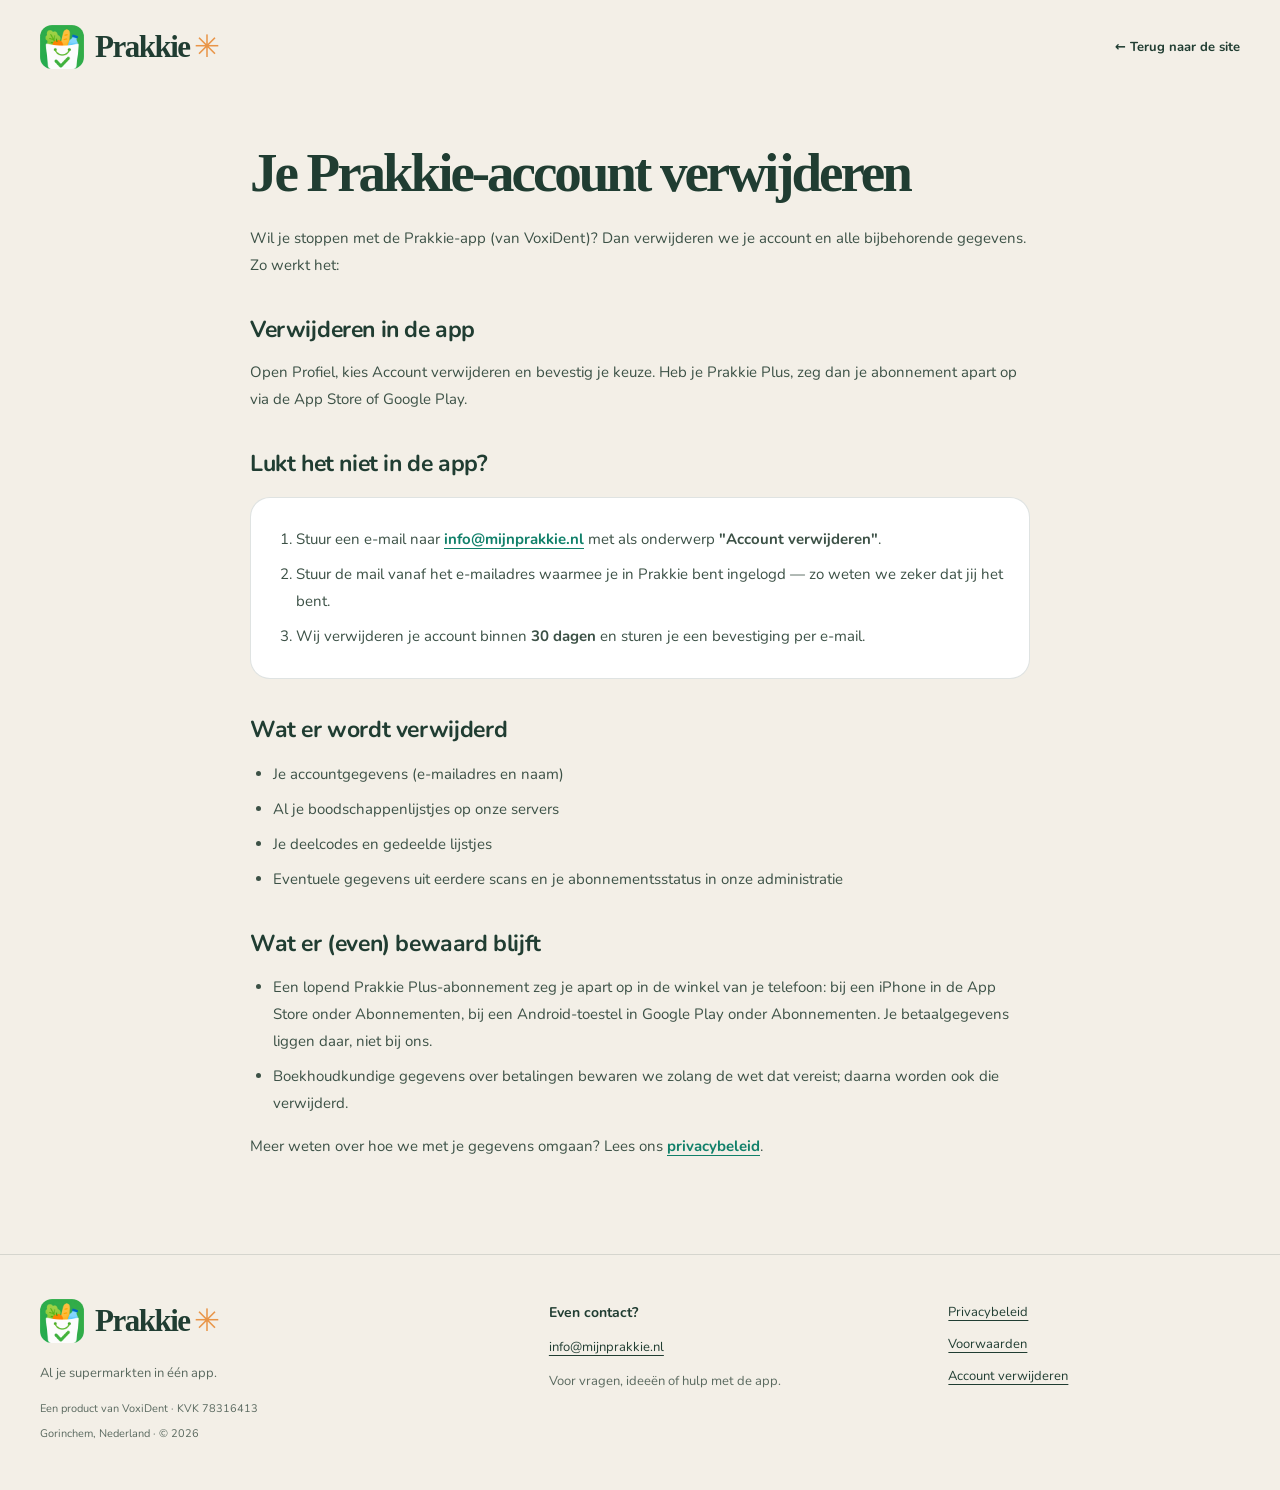
<file: account-verwijderen.html>
<!doctype html>
<html lang="nl">
<head>
<meta charset="utf-8">
<meta name="viewport" content="width=device-width, initial-scale=1">
<title>Account verwijderen — Prakkie</title>
<meta name="description" content="Zo verwijder je je Prakkie-account en alle bijbehorende gegevens.">
<link rel="icon" href="/assets/prakkie-icon.png" type="image/png">
<link rel="stylesheet" href="/styles.css">
</head>
<body class="legal"><a class="skip" href="#inhoud">Naar de inhoud</a>

<header class="header wrap"><a class="brand" href="/" aria-label="Prakkie — home"><img src="/assets/prakkie-icon.png" width="44" height="44" alt=""><span>Prakkie<span class="spark" aria-hidden="true">✳</span></span></a><a class="text-link" href="/">← Terug naar de site</a></header>

<main id="inhoud" class="legal-content wrap">
  <h1>Je Prakkie-account verwijderen</h1>
  <p>Wil je stoppen met de Prakkie-app (van VoxiDent)? Dan verwijderen we je account en alle bijbehorende gegevens. Zo werkt het:</p>

  <h2>Verwijderen in de app</h2><p>Open Profiel, kies Account verwijderen en bevestig je keuze. Heb je Prakkie Plus, zeg dan je abonnement apart op via de App Store of Google Play.</p>
  <h2>Lukt het niet in de app?</h2>
  <div class="kaart">
    <ol>
      <li>Stuur een e-mail naar <a href="mailto:info@mijnprakkie.nl?subject=Account%20verwijderen">info@mijnprakkie.nl</a> met als onderwerp <strong>"Account verwijderen"</strong>.</li>
      <li>Stuur de mail vanaf het e-mailadres waarmee je in Prakkie bent ingelogd — zo weten we zeker dat jij het bent.</li>
      <li>Wij verwijderen je account binnen <strong>30 dagen</strong> en sturen je een bevestiging per e-mail.</li>
    </ol>
  </div>

  <h2>Wat er wordt verwijderd</h2>
  <ul>
    <li>Je accountgegevens (e-mailadres en naam)</li>
    <li>Al je boodschappenlijstjes op onze servers</li>
    <li>Je deelcodes en gedeelde lijstjes</li>
    <li>Eventuele gegevens uit eerdere scans en je abonnementsstatus in onze administratie</li>
  </ul>

  <h2>Wat er (even) bewaard blijft</h2>
  <ul>
    <li>Een lopend Prakkie Plus-abonnement zeg je apart op in de winkel van je telefoon: bij een iPhone in de App Store onder Abonnementen, bij een Android-toestel in Google Play onder Abonnementen. Je betaalgegevens liggen daar, niet bij ons.</li>
    <li>Boekhoudkundige gegevens over betalingen bewaren we zolang de wet dat vereist; daarna worden ook die verwijderd.</li>
  </ul>

  <p>Meer weten over hoe we met je gegevens omgaan? Lees ons <a href="/privacy.html">privacybeleid</a>.</p>
</main>

<footer class="footer"><div class="wrap footer-grid"><div><a class="brand" href="/" aria-label="Prakkie — home"><img src="/assets/prakkie-icon.png" width="44" height="44" alt=""><span>Prakkie<span class="spark" aria-hidden="true">✳</span></span></a><p>Al je supermarkten in één app.</p><small>Een product van VoxiDent · KVK 78316413<br>Gorinchem, Nederland · © 2026</small></div><div><h3>Even contact?</h3><a href="mailto:info@mijnprakkie.nl">info@mijnprakkie.nl</a><p>Voor vragen, ideeën of hulp met de app.</p></div><nav aria-label="Meer informatie"><a href="/privacy.html">Privacybeleid</a><a href="/voorwaarden.html">Voorwaarden</a><a href="/account-verwijderen.html">Account verwijderen</a></nav></div></footer>

</body>
</html>
</file>
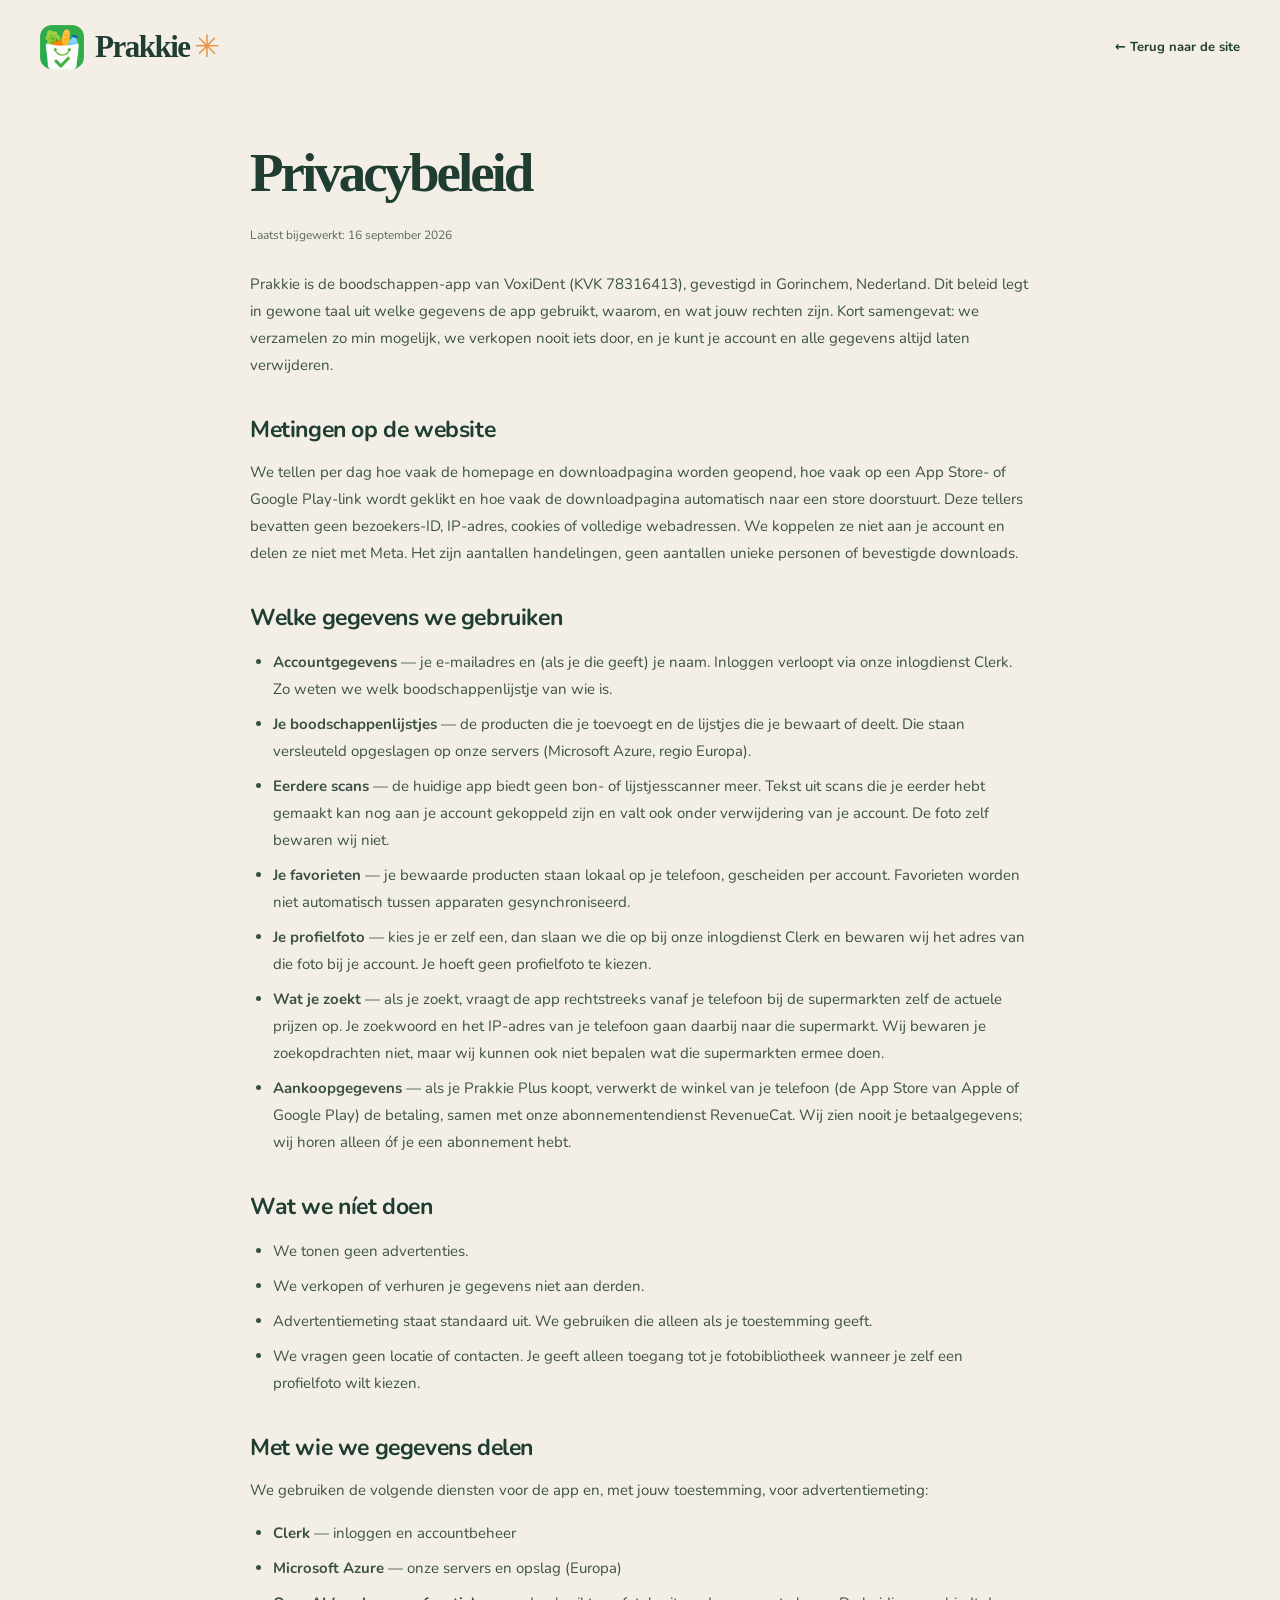
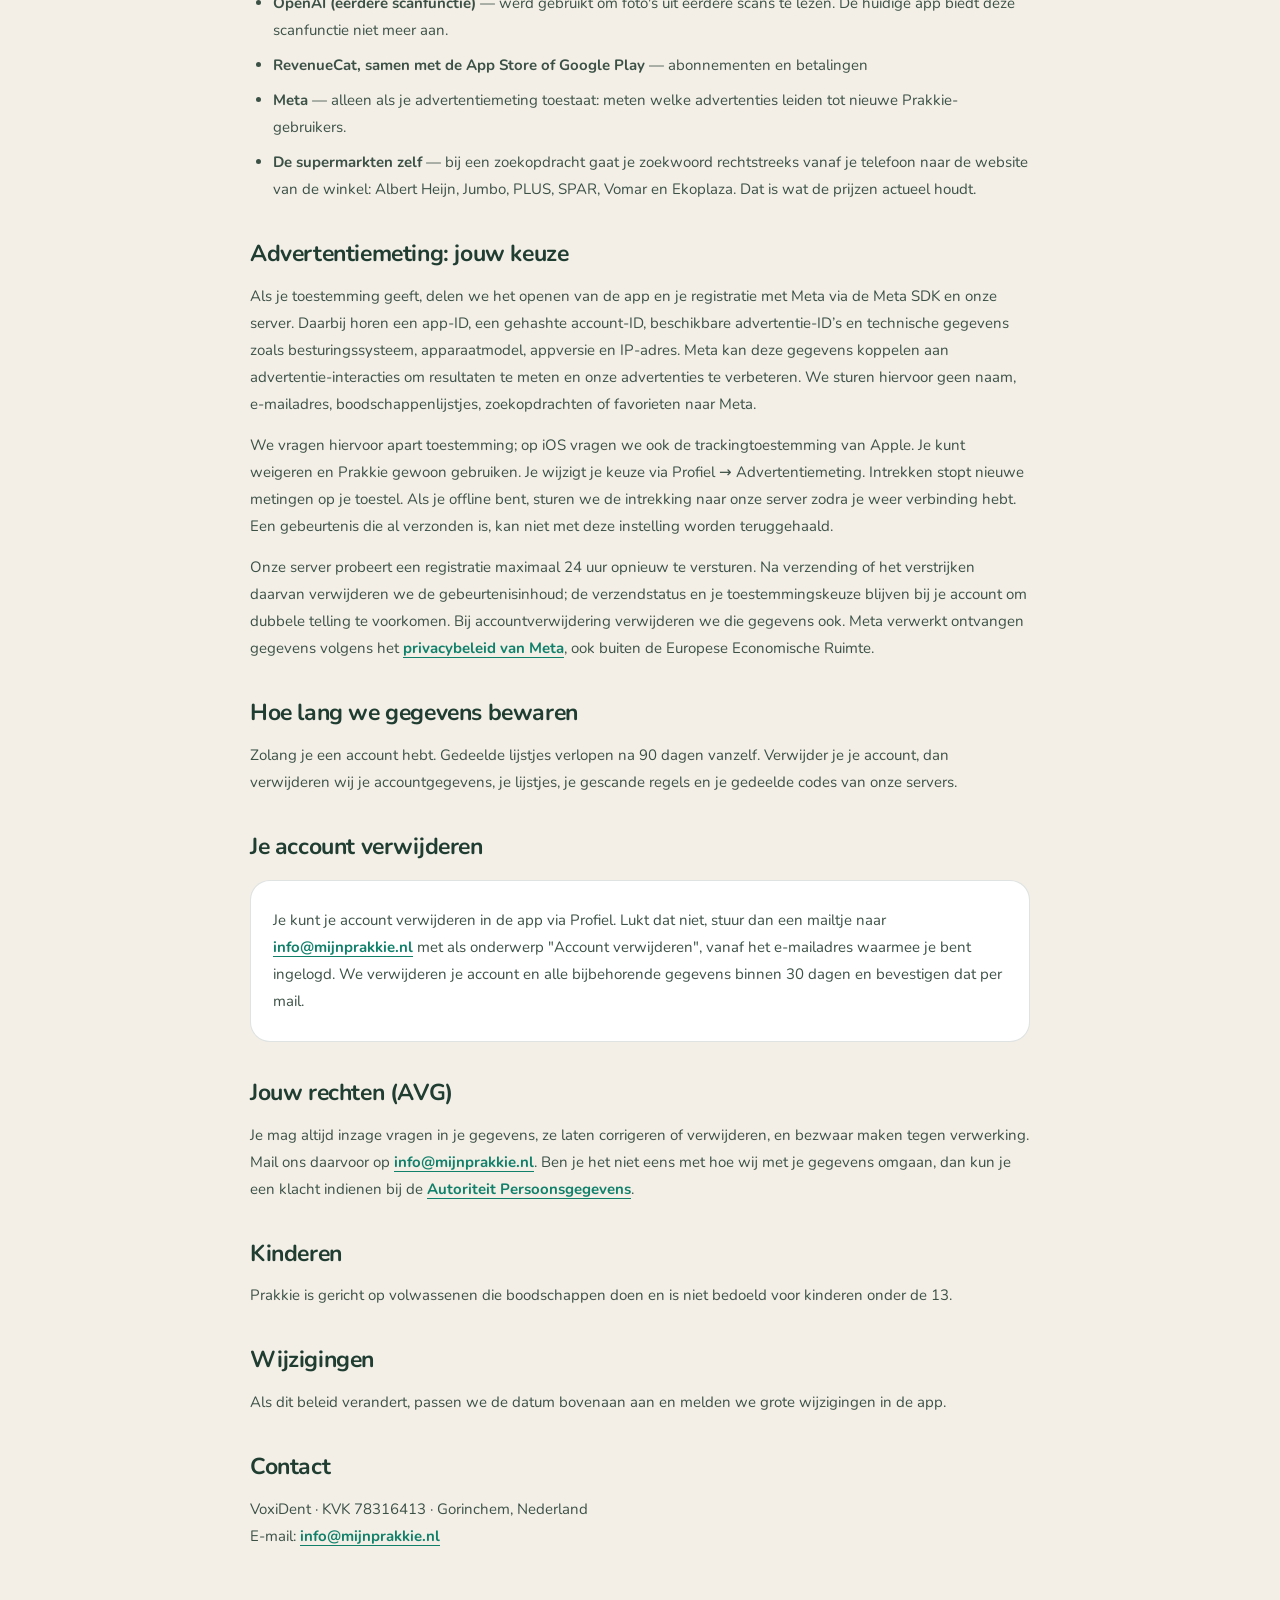
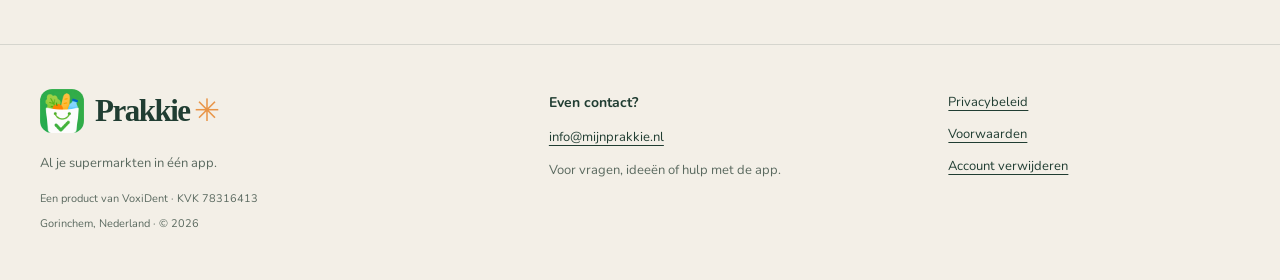
<file: privacy.html>
<!doctype html>
<html lang="nl">
<head>
<meta charset="utf-8">
<meta name="viewport" content="width=device-width, initial-scale=1">
<title>Privacybeleid — Prakkie</title>
<meta name="description" content="Het privacybeleid van de Prakkie-app: welke gegevens we gebruiken, waarom, en wat jouw rechten zijn.">
<link rel="icon" href="/assets/prakkie-icon.png" type="image/png">
<link rel="stylesheet" href="/styles.css">
</head>
<body class="legal"><a class="skip" href="#inhoud">Naar de inhoud</a>

<header class="header wrap"><a class="brand" href="/" aria-label="Prakkie — home"><img src="/assets/prakkie-icon.png" width="44" height="44" alt=""><span>Prakkie<span class="spark" aria-hidden="true">✳</span></span></a><a class="text-link" href="/">← Terug naar de site</a></header>

<main id="inhoud" class="legal-content wrap">
  <h1>Privacybeleid</h1>
  <p class="datum">Laatst bijgewerkt: 16 september 2026</p>

  <p>Prakkie is de boodschappen-app van VoxiDent (KVK 78316413), gevestigd in Gorinchem, Nederland. Dit beleid legt in gewone taal uit welke gegevens de app gebruikt, waarom, en wat jouw rechten zijn. Kort samengevat: we verzamelen zo min mogelijk, we verkopen nooit iets door, en je kunt je account en alle gegevens altijd laten verwijderen.</p>

  <h2>Metingen op de website</h2>
  <p>We tellen per dag hoe vaak de homepage en downloadpagina worden geopend, hoe vaak op een App Store- of Google Play-link wordt geklikt en hoe vaak de downloadpagina automatisch naar een store doorstuurt. Deze tellers bevatten geen bezoekers-ID, IP-adres, cookies of volledige webadressen. We koppelen ze niet aan je account en delen ze niet met Meta. Het zijn aantallen handelingen, geen aantallen unieke personen of bevestigde downloads.</p>

  <h2>Welke gegevens we gebruiken</h2>
  <ul>
    <li><strong>Accountgegevens</strong> — je e-mailadres en (als je die geeft) je naam. Inloggen verloopt via onze inlogdienst Clerk. Zo weten we welk boodschappenlijstje van wie is.</li>
    <li><strong>Je boodschappenlijstjes</strong> — de producten die je toevoegt en de lijstjes die je bewaart of deelt. Die staan versleuteld opgeslagen op onze servers (Microsoft Azure, regio Europa).</li>
    <li><strong>Eerdere scans</strong> — de huidige app biedt geen bon- of lijstjesscanner meer. Tekst uit scans die je eerder hebt gemaakt kan nog aan je account gekoppeld zijn en valt ook onder verwijdering van je account. De foto zelf bewaren wij niet.</li>
    <li><strong>Je favorieten</strong> — je bewaarde producten staan lokaal op je telefoon, gescheiden per account. Favorieten worden niet automatisch tussen apparaten gesynchroniseerd.</li>
    <li><strong>Je profielfoto</strong> — kies je er zelf een, dan slaan we die op bij onze inlogdienst Clerk en bewaren wij het adres van die foto bij je account. Je hoeft geen profielfoto te kiezen.</li>
    <li><strong>Wat je zoekt</strong> — als je zoekt, vraagt de app rechtstreeks vanaf je telefoon bij de supermarkten zelf de actuele prijzen op. Je zoekwoord en het IP-adres van je telefoon gaan daarbij naar die supermarkt. Wij bewaren je zoekopdrachten niet, maar wij kunnen ook niet bepalen wat die supermarkten ermee doen.</li>
    <li><strong>Aankoopgegevens</strong> — als je Prakkie Plus koopt, verwerkt de winkel van je telefoon (de App Store van Apple of Google Play) de betaling, samen met onze abonnementendienst RevenueCat. Wij zien nooit je betaalgegevens; wij horen alleen óf je een abonnement hebt.</li>
  </ul>

  <h2>Wat we níet doen</h2>
  <ul>
    <li>We tonen geen advertenties.</li>
    <li>We verkopen of verhuren je gegevens niet aan derden.</li>
    <li>Advertentiemeting staat standaard uit. We gebruiken die alleen als je toestemming geeft.</li>
    <li>We vragen geen locatie of contacten. Je geeft alleen toegang tot je fotobibliotheek wanneer je zelf een profielfoto wilt kiezen.</li>
  </ul>

  <h2>Met wie we gegevens delen</h2>
  <p>We gebruiken de volgende diensten voor de app en, met jouw toestemming, voor advertentiemeting:</p>
  <ul>
    <li><strong>Clerk</strong> — inloggen en accountbeheer</li>
    <li><strong>Microsoft Azure</strong> — onze servers en opslag (Europa)</li>
    <li><strong>OpenAI (eerdere scanfunctie)</strong> — werd gebruikt om foto's uit eerdere scans te lezen. De huidige app biedt deze scanfunctie niet meer aan.</li>
    <li><strong>RevenueCat, samen met de App Store of Google Play</strong> — abonnementen en betalingen</li>
    <li><strong>Meta</strong> — alleen als je advertentiemeting toestaat: meten welke advertenties leiden tot nieuwe Prakkie-gebruikers.</li>
    <li><strong>De supermarkten zelf</strong> — bij een zoekopdracht gaat je zoekwoord rechtstreeks vanaf je telefoon naar de website van de winkel: Albert Heijn, Jumbo, PLUS, SPAR, Vomar en Ekoplaza. Dat is wat de prijzen actueel houdt.</li>
  </ul>

  <h2>Advertentiemeting: jouw keuze</h2>
  <p>Als je toestemming geeft, delen we het openen van de app en je registratie met Meta via de Meta SDK en onze server. Daarbij horen een app-ID, een gehashte account-ID, beschikbare advertentie-ID’s en technische gegevens zoals besturingssysteem, apparaatmodel, appversie en IP-adres. Meta kan deze gegevens koppelen aan advertentie-interacties om resultaten te meten en onze advertenties te verbeteren. We sturen hiervoor geen naam, e-mailadres, boodschappenlijstjes, zoekopdrachten of favorieten naar Meta.</p>
  <p>We vragen hiervoor apart toestemming; op iOS vragen we ook de trackingtoestemming van Apple. Je kunt weigeren en Prakkie gewoon gebruiken. Je wijzigt je keuze via Profiel → Advertentiemeting. Intrekken stopt nieuwe metingen op je toestel. Als je offline bent, sturen we de intrekking naar onze server zodra je weer verbinding hebt. Een gebeurtenis die al verzonden is, kan niet met deze instelling worden teruggehaald.</p>
  <p>Onze server probeert een registratie maximaal 24 uur opnieuw te versturen. Na verzending of het verstrijken daarvan verwijderen we de gebeurtenisinhoud; de verzendstatus en je toestemmingskeuze blijven bij je account om dubbele telling te voorkomen. Bij accountverwijdering verwijderen we die gegevens ook. Meta verwerkt ontvangen gegevens volgens het <a href="https://www.facebook.com/privacy/policy/">privacybeleid van Meta</a>, ook buiten de Europese Economische Ruimte.</p>

  <h2>Hoe lang we gegevens bewaren</h2>
  <p>Zolang je een account hebt. Gedeelde lijstjes verlopen na 90 dagen vanzelf. Verwijder je je account, dan verwijderen wij je accountgegevens, je lijstjes, je gescande regels en je gedeelde codes van onze servers.</p>

  <h2>Je account verwijderen</h2>
  <div class="kaart">
    <p>Je kunt je account verwijderen in de app via Profiel. Lukt dat niet, stuur dan een mailtje naar <a href="mailto:info@mijnprakkie.nl">info@mijnprakkie.nl</a> met als onderwerp "Account verwijderen", vanaf het e-mailadres waarmee je bent ingelogd. We verwijderen je account en alle bijbehorende gegevens binnen 30 dagen en bevestigen dat per mail.</p>
  </div>

  <h2>Jouw rechten (AVG)</h2>
  <p>Je mag altijd inzage vragen in je gegevens, ze laten corrigeren of verwijderen, en bezwaar maken tegen verwerking. Mail ons daarvoor op <a href="mailto:info@mijnprakkie.nl">info@mijnprakkie.nl</a>. Ben je het niet eens met hoe wij met je gegevens omgaan, dan kun je een klacht indienen bij de <a href="https://www.autoriteitpersoonsgegevens.nl">Autoriteit Persoonsgegevens</a>.</p>

  <h2>Kinderen</h2>
  <p>Prakkie is gericht op volwassenen die boodschappen doen en is niet bedoeld voor kinderen onder de 13.</p>

  <h2>Wijzigingen</h2>
  <p>Als dit beleid verandert, passen we de datum bovenaan aan en melden we grote wijzigingen in de app.</p>

  <h2>Contact</h2>
  <p>VoxiDent · KVK 78316413 · Gorinchem, Nederland<br>
  E-mail: <a href="mailto:info@mijnprakkie.nl">info@mijnprakkie.nl</a></p>
</main>

<footer class="footer"><div class="wrap footer-grid"><div><a class="brand" href="/" aria-label="Prakkie — home"><img src="/assets/prakkie-icon.png" width="44" height="44" alt=""><span>Prakkie<span class="spark" aria-hidden="true">✳</span></span></a><p>Al je supermarkten in één app.</p><small>Een product van VoxiDent · KVK 78316413<br>Gorinchem, Nederland · © 2026</small></div><div><h3>Even contact?</h3><a href="mailto:info@mijnprakkie.nl">info@mijnprakkie.nl</a><p>Voor vragen, ideeën of hulp met de app.</p></div><nav aria-label="Meer informatie"><a href="/privacy.html">Privacybeleid</a><a href="/voorwaarden.html">Voorwaarden</a><a href="/account-verwijderen.html">Account verwijderen</a></nav></div></footer>

</body>
</html>
</file>
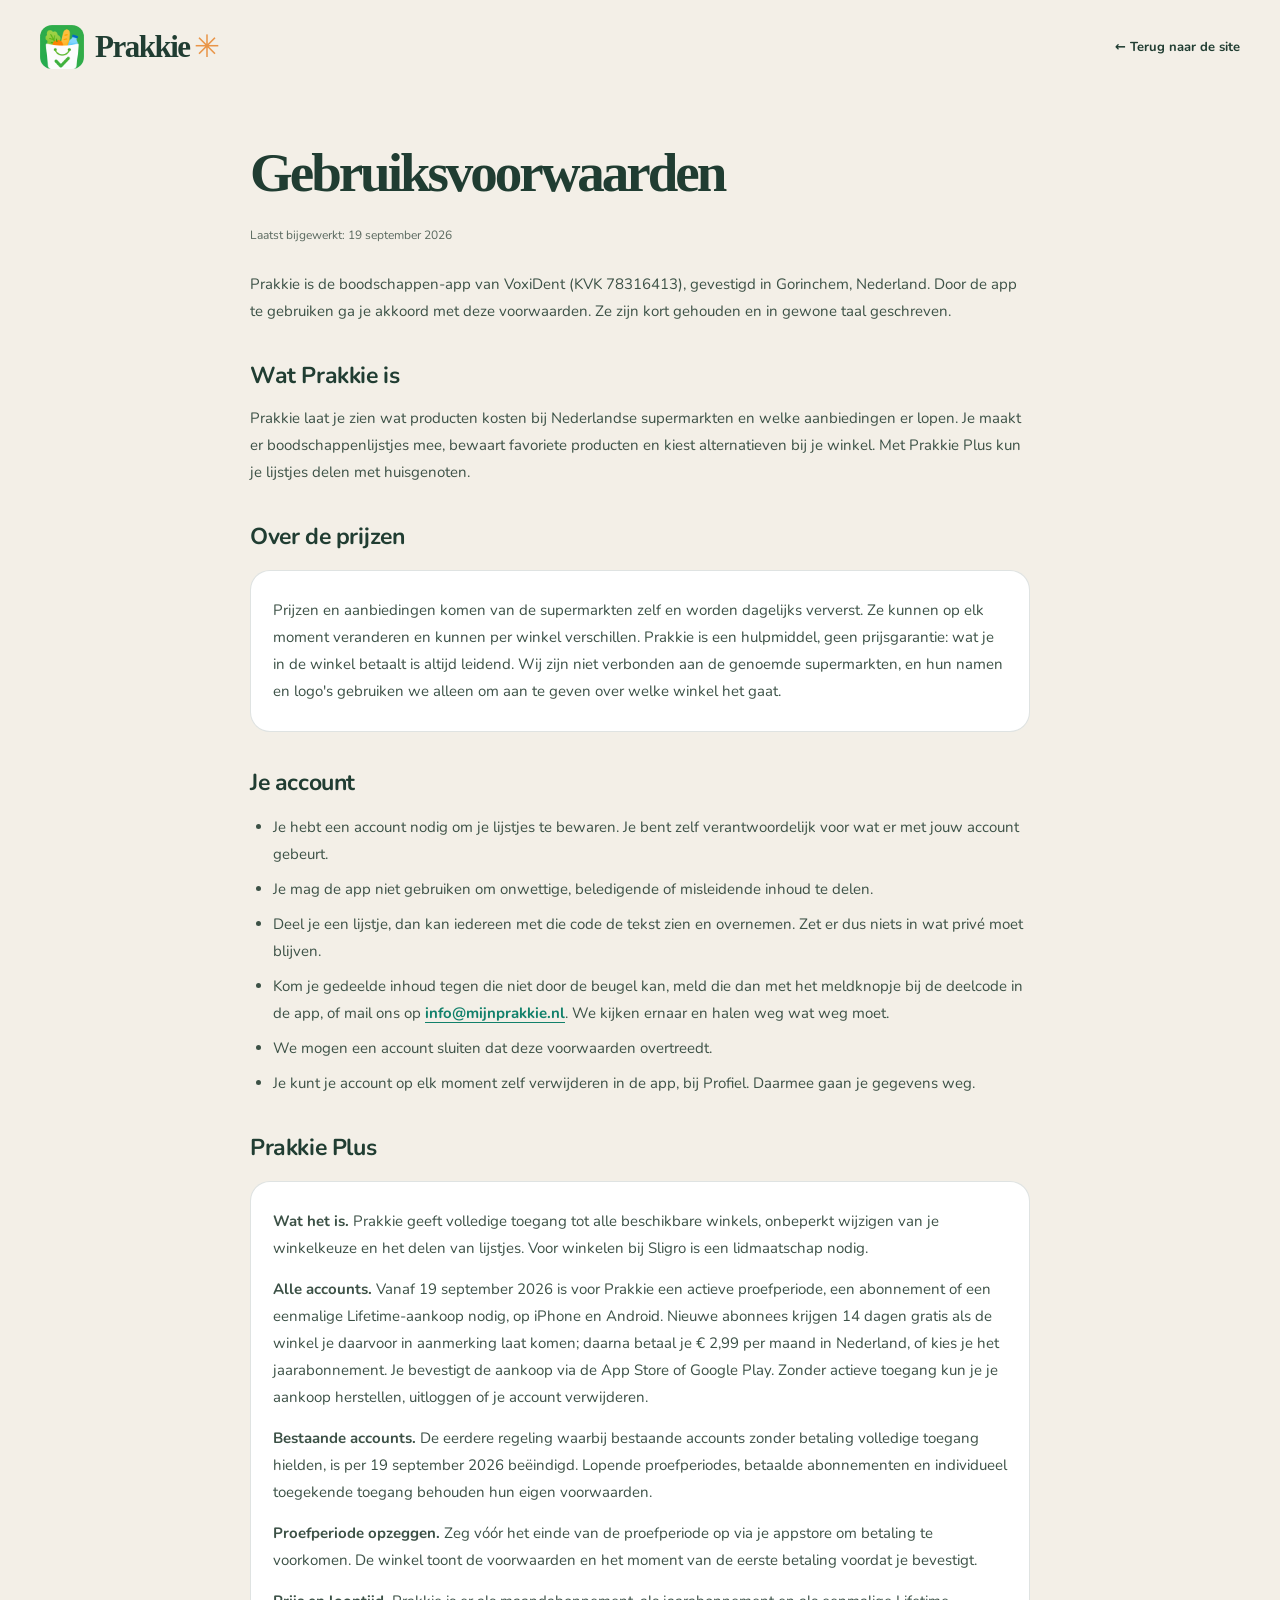
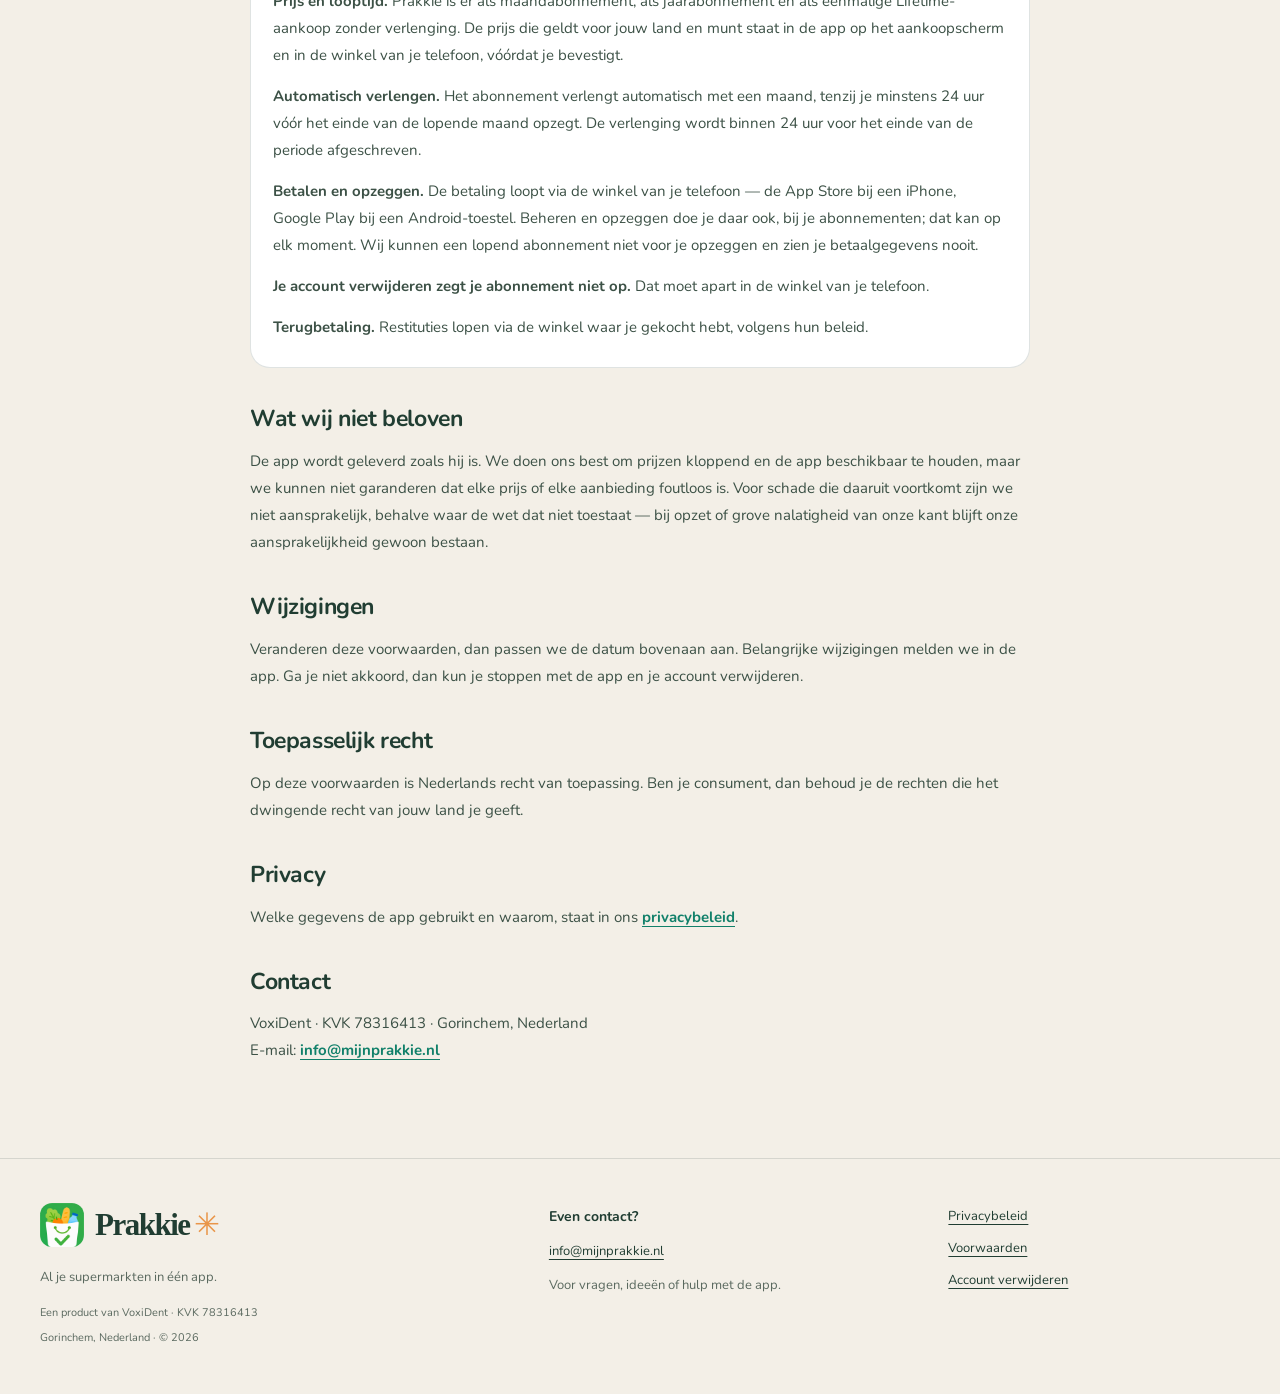
<file: voorwaarden.html>
<!doctype html>
<html lang="nl">
<head>
<meta charset="utf-8">
<meta name="viewport" content="width=device-width, initial-scale=1">
<title>Gebruiksvoorwaarden — Prakkie</title>
<meta name="description" content="De gebruiksvoorwaarden van de Prakkie-app, inclusief de voorwaarden van het Prakkie Plus-abonnement.">
<link rel="icon" href="/assets/prakkie-icon.png" type="image/png">
<link rel="stylesheet" href="/styles.css">
</head>
<body class="legal"><a class="skip" href="#inhoud">Naar de inhoud</a>

<header class="header wrap"><a class="brand" href="/" aria-label="Prakkie — home"><img src="/assets/prakkie-icon.png" width="44" height="44" alt=""><span>Prakkie<span class="spark" aria-hidden="true">✳</span></span></a><a class="text-link" href="/">← Terug naar de site</a></header>

<main id="inhoud" class="legal-content wrap">
  <h1>Gebruiksvoorwaarden</h1>
  <p class="datum">Laatst bijgewerkt: 19 september 2026</p>

  <p>Prakkie is de boodschappen-app van VoxiDent (KVK 78316413), gevestigd in Gorinchem, Nederland. Door de app te gebruiken ga je akkoord met deze voorwaarden. Ze zijn kort gehouden en in gewone taal geschreven.</p>

  <h2>Wat Prakkie is</h2>
  <p>Prakkie laat je zien wat producten kosten bij Nederlandse supermarkten en welke aanbiedingen er lopen. Je maakt er boodschappenlijstjes mee, bewaart favoriete producten en kiest alternatieven bij je winkel. Met Prakkie Plus kun je lijstjes delen met huisgenoten.</p>

  <h2>Over de prijzen</h2>
  <div class="kaart">
    <p>Prijzen en aanbiedingen komen van de supermarkten zelf en worden dagelijks ververst. Ze kunnen op elk moment veranderen en kunnen per winkel verschillen. Prakkie is een hulpmiddel, geen prijsgarantie: wat je in de winkel betaalt is altijd leidend. Wij zijn niet verbonden aan de genoemde supermarkten, en hun namen en logo's gebruiken we alleen om aan te geven over welke winkel het gaat.</p>
  </div>

  <h2>Je account</h2>
  <ul>
    <li>Je hebt een account nodig om je lijstjes te bewaren. Je bent zelf verantwoordelijk voor wat er met jouw account gebeurt.</li>
    <li>Je mag de app niet gebruiken om onwettige, beledigende of misleidende inhoud te delen.</li>
    <li>Deel je een lijstje, dan kan iedereen met die code de tekst zien en overnemen. Zet er dus niets in wat privé moet blijven.</li>
    <li>Kom je gedeelde inhoud tegen die niet door de beugel kan, meld die dan met het meldknopje bij de deelcode in de app, of mail ons op <a href="mailto:info@mijnprakkie.nl">info@mijnprakkie.nl</a>. We kijken ernaar en halen weg wat weg moet.</li>
    <li>We mogen een account sluiten dat deze voorwaarden overtreedt.</li>
    <li>Je kunt je account op elk moment zelf verwijderen in de app, bij Profiel. Daarmee gaan je gegevens weg.</li>
  </ul>

  <h2>Prakkie Plus</h2>
  <div class="kaart">
    <p><strong>Wat het is.</strong> Prakkie geeft volledige toegang tot alle beschikbare winkels, onbeperkt wijzigen van je winkelkeuze en het delen van lijstjes. Voor winkelen bij Sligro is een lidmaatschap nodig.</p>
    <p style="margin-top:10px"><strong>Alle accounts.</strong> Vanaf 19 september 2026 is voor Prakkie een actieve proefperiode, een abonnement of een eenmalige Lifetime-aankoop nodig, op iPhone en Android. Nieuwe abonnees krijgen 14 dagen gratis als de winkel je daarvoor in aanmerking laat komen; daarna betaal je € 2,99 per maand in Nederland, of kies je het jaarabonnement. Je bevestigt de aankoop via de App Store of Google Play. Zonder actieve toegang kun je je aankoop herstellen, uitloggen of je account verwijderen.</p>
    <p style="margin-top:10px"><strong>Bestaande accounts.</strong> De eerdere regeling waarbij bestaande accounts zonder betaling volledige toegang hielden, is per 19 september 2026 beëindigd. Lopende proefperiodes, betaalde abonnementen en individueel toegekende toegang behouden hun eigen voorwaarden.</p>
    <p style="margin-top:10px"><strong>Proefperiode opzeggen.</strong> Zeg vóór het einde van de proefperiode op via je appstore om betaling te voorkomen. De winkel toont de voorwaarden en het moment van de eerste betaling voordat je bevestigt.</p>
    <p style="margin-top:10px"><strong>Prijs en looptijd.</strong> Prakkie is er als maandabonnement, als jaarabonnement en als eenmalige Lifetime-aankoop zonder verlenging. De prijs die geldt voor jouw land en munt staat in de app op het aankoopscherm en in de winkel van je telefoon, vóórdat je bevestigt.</p>
    <p style="margin-top:10px"><strong>Automatisch verlengen.</strong> Het abonnement verlengt automatisch met een maand, tenzij je minstens 24 uur vóór het einde van de lopende maand opzegt. De verlenging wordt binnen 24 uur voor het einde van de periode afgeschreven.</p>
    <p style="margin-top:10px"><strong>Betalen en opzeggen.</strong> De betaling loopt via de winkel van je telefoon — de App Store bij een iPhone, Google Play bij een Android-toestel. Beheren en opzeggen doe je daar ook, bij je abonnementen; dat kan op elk moment. Wij kunnen een lopend abonnement niet voor je opzeggen en zien je betaalgegevens nooit.</p>
    <p style="margin-top:10px"><strong>Je account verwijderen zegt je abonnement niet op.</strong> Dat moet apart in de winkel van je telefoon.</p>
    <p style="margin-top:10px"><strong>Terugbetaling.</strong> Restituties lopen via de winkel waar je gekocht hebt, volgens hun beleid.</p>
  </div>

  <h2>Wat wij niet beloven</h2>
  <p>De app wordt geleverd zoals hij is. We doen ons best om prijzen kloppend en de app beschikbaar te houden, maar we kunnen niet garanderen dat elke prijs of elke aanbieding foutloos is. Voor schade die daaruit voortkomt zijn we niet aansprakelijk, behalve waar de wet dat niet toestaat — bij opzet of grove nalatigheid van onze kant blijft onze aansprakelijkheid gewoon bestaan.</p>

  <h2>Wijzigingen</h2>
  <p>Veranderen deze voorwaarden, dan passen we de datum bovenaan aan. Belangrijke wijzigingen melden we in de app. Ga je niet akkoord, dan kun je stoppen met de app en je account verwijderen.</p>

  <h2>Toepasselijk recht</h2>
  <p>Op deze voorwaarden is Nederlands recht van toepassing. Ben je consument, dan behoud je de rechten die het dwingende recht van jouw land je geeft.</p>

  <h2>Privacy</h2>
  <p>Welke gegevens de app gebruikt en waarom, staat in ons <a href="/privacy.html">privacybeleid</a>.</p>

  <h2>Contact</h2>
  <p>VoxiDent · KVK 78316413 · Gorinchem, Nederland<br>
  E-mail: <a href="mailto:info@mijnprakkie.nl">info@mijnprakkie.nl</a></p>
</main>

<footer class="footer"><div class="wrap footer-grid"><div><a class="brand" href="/" aria-label="Prakkie — home"><img src="/assets/prakkie-icon.png" width="44" height="44" alt=""><span>Prakkie<span class="spark" aria-hidden="true">✳</span></span></a><p>Al je supermarkten in één app.</p><small>Een product van VoxiDent · KVK 78316413<br>Gorinchem, Nederland · © 2026</small></div><div><h3>Even contact?</h3><a href="mailto:info@mijnprakkie.nl">info@mijnprakkie.nl</a><p>Voor vragen, ideeën of hulp met de app.</p></div><nav aria-label="Meer informatie"><a href="/privacy.html">Privacybeleid</a><a href="/voorwaarden.html">Voorwaarden</a><a href="/account-verwijderen.html">Account verwijderen</a></nav></div></footer>

</body>
</html>
</file>
<file: styles.css>
@font-face{font-family:Nunito;src:url('/assets/Nunito_400Regular.ttf') format('truetype');font-weight:400;font-display:swap}
@font-face{font-family:Nunito;src:url('/assets/Nunito_700Bold.ttf') format('truetype');font-weight:700 900;font-display:swap}
:root{--cream:#f3efe7;--paper:#faf8f2;--ink:#203d32;--green:#11806a;--sage:#dce6cc;--yellow:#f4c450;--orange:#e99548;--muted:#5a695f;--line:#203d3224}
*{box-sizing:border-box}html{scroll-behavior:smooth;scroll-padding-top:24px}body{margin:0;background:var(--cream);color:var(--ink);font-family:Nunito,system-ui,sans-serif;font-size:16px;line-height:1.6}button,a{-webkit-tap-highlight-color:transparent}button{font:inherit}a{color:inherit;text-underline-offset:4px}button,a,summary{touch-action:manipulation}button:focus-visible,a:focus-visible,summary:focus-visible{outline:3px solid #b45318;outline-offset:6px}img{max-width:100%;height:auto}figure{margin:0}h1,h2,h3,p{margin:0}h1,h2{font-family:Georgia,'Times New Roman',serif;font-weight:700;letter-spacing:-.055em;line-height:1.07}h1{font-size:clamp(48px,5.4vw,78px)}h2{font-size:clamp(36px,4vw,56px)}h3{font-size:21px;line-height:1.25}em{font-style:normal;color:var(--green)}.wrap{width:min(1200px,calc(100% - 80px));margin-inline:auto}.eyebrow{text-transform:uppercase;letter-spacing:.15em;font-size:11px;font-weight:700;line-height:1.6;margin-bottom:20px}.lead{font-size:19px;line-height:1.7;color:var(--muted)}.fineprint,.image-note,.download-note{font-size:12px;line-height:1.65;color:var(--muted)}.skip{position:absolute;left:20px;top:-80px;padding:10px 20px;z-index:10;background:white}.skip:focus{top:10px}.header{display:flex;align-items:center;justify-content:space-between;padding-block:25px;gap:20px}.brand{display:inline-flex;align-items:center;gap:11px;text-decoration:none;flex-shrink:0}.brand img{border-radius:12px;width:44px;height:44px}.brand>span{font:700 31px Georgia,serif;letter-spacing:-1.5px}.spark{color:var(--orange);font-family:Nunito,sans-serif;margin-left:4px;font-weight:400}.header nav{display:flex;align-items:center;gap:30px}.header nav>a{font-size:13px;text-decoration:none;font-weight:700}.header nav>a:not(.button):hover{text-decoration:underline}.button{display:inline-flex;justify-content:center;align-items:center;gap:24px;min-height:48px;padding:13px 23px;background:var(--ink);color:var(--paper);font-size:14px;font-weight:700;line-height:1.4;border:1px solid transparent;border-radius:999px;text-decoration:none;transition:transform .15s,background .15s}.button:hover{transform:translateY(-2px);background:#315444}.button.small{font-size:12px;padding:11px 18px;min-height:42px;gap:15px}.button.light{background:var(--cream);color:var(--ink)}.button.outline{background:transparent;color:var(--ink);border-color:var(--ink)}.text-link{display:inline-flex;align-items:center;gap:16px;font-size:13px;font-weight:700;text-decoration:none}.text-link:hover{text-decoration:underline}
.hero{display:grid;grid-template-columns:1.25fr 1fr;align-items:center;gap:45px;padding-block:60px 70px}.hero-copy{padding-bottom:20px}.hero .eyebrow{display:flex;align-items:center;gap:9px}.live-dot{width:7px;height:7px;background:var(--green);border-radius:50%;box-shadow:0 0 0 5px #11806a12}.hero .lead{max-width:480px;margin-top:27px}.downloads{display:flex;gap:12px;flex-wrap:wrap;margin-top:29px}.store-link{display:flex;gap:12px;justify-content:flex-start;align-items:center;background:var(--ink);color:white;text-decoration:none;padding:11px 18px;min-width:181px;border-radius:13px;transition:transform .15s,background .15s}.store-link:hover{background:#315444;transform:translateY(-2px)}.store-link small{font-size:10px;display:block;opacity:.82}.store-link strong{font-size:20px;line-height:1.3;display:block;letter-spacing:-.4px}.store-logo{display:block;width:30px;height:32px;object-fit:contain;flex:0 0 30px}.store-label{min-width:0;white-space:nowrap}.download-note{margin-top:12px}.hero .text-link{margin-top:30px}.hero-art{position:relative;min-width:0;display:flex;flex-direction:column;align-items:center;padding:10px 0}.phone{width:312px;position:relative;z-index:1;border:7px solid white;border-radius:29px;overflow:hidden;box-shadow:0 18px 48px #1e403520;background:var(--paper)}.phone img{display:block;width:100%}.hero-phone{width:335px;transform:rotate(3deg)}.hero-blob{position:absolute;width:400px;height:425px;top:65px;left:4%;border-radius:46% 54% 44% 56%;background:var(--sage);transform:rotate(-20deg)}.sun{position:absolute;right:-10px;top:-34px;width:155px;height:155px;border-radius:50%;background:var(--yellow)}.hero-art .image-note{margin-top:27px;text-align:center;z-index:2}.floating-label{position:absolute;left:-10px;bottom:89px;background:var(--paper);box-shadow:0 10px 35px #1e40351c;padding:15px 20px;transform:rotate(-6deg);border-radius:16px;z-index:3;font-size:14px;font-weight:700;line-height:1.4;display:flex;gap:12px;align-items:center}.floating-label>span{color:#c47532;font-size:33px}
.chains-section{background:#e7ebdc;padding:50px 0}.chains-section>.wrap{display:grid;grid-template-columns:1fr 1.4fr;column-gap:65px;align-items:center}.chains-heading .eyebrow{margin-bottom:12px}.chains-heading h2{font-size:40px}.chains-heading>p:last-child{margin-top:14px;font-size:14px}.chain-list{display:flex;gap:9px;flex-wrap:wrap;align-content:center}.chain-list>span{display:inline-flex;align-items:center;gap:9px;padding:7px 14px 7px 8px;border:1px solid #203d3226;background:#f9faf3c9;border-radius:100px;font-size:13px;font-weight:700}.chain-list img{display:block;width:32px;height:32px;object-fit:contain;flex:0 0 32px;padding:3px;background:#fff;border-radius:7px}.chains-section .fineprint{grid-column:2;margin-top:16px}
.showcase{padding-block:90px}.section-heading{text-align:center;margin-bottom:50px}.section-heading .eyebrow{margin-bottom:15px}.showcase-grid{display:grid;grid-template-columns:1.2fr 1fr;gap:80px;align-items:center}.feature-menu{min-width:0}.feature-option{position:relative;width:100%;border:0;border-top:1px solid var(--line);padding:23px 20px;background:transparent;color:var(--ink);display:flex;gap:18px;text-align:left;cursor:pointer;border-radius:0;transition:background .15s}.feature-option:last-of-type{border-bottom:1px solid var(--line)}.feature-option:hover{background:#ffffff65}.feature-option.active{background:#fff;border-color:transparent;border-radius:17px;box-shadow:0 7px 23px #203d3207}.feature-option .number{font-size:11px;color:var(--green);padding-top:5px;font-weight:700}.feature-option strong{display:block;font-size:20px;margin-bottom:6px;letter-spacing:-.4px}.feature-option>span:nth-child(2)>span{font-size:14px;line-height:1.65;display:block;color:var(--muted)}.option-arrow{font-size:24px;align-self:center;margin-left:auto;color:var(--green)}.showcase-hint{font-size:11px;color:var(--muted);margin:17px 20px}.showcase-art{position:relative;display:flex;align-items:center;flex-direction:column;isolation:isolate}.showcase-disc{position:absolute;width:410px;max-width:100%;height:410px;background:#e6dccc;border-radius:50%;top:55px;z-index:-1}.showcase-art .image-note{margin-top:20px}
.favorites-section{background:var(--ink);color:var(--cream);padding:75px 0;overflow:hidden}.favorites-grid{display:grid;grid-template-columns:1.12fr 1fr;align-items:center;gap:80px}.favorites-section em{color:var(--sage)}.favorites-section .lead{color:#e0e6d9;max-width:460px;margin-top:25px;font-size:17px}.check-list{list-style:none;margin:26px 0 30px;padding:0}.check-list li{position:relative;padding-left:24px;margin:11px 0;font-size:14px}.check-list li:before{content:'✓';position:absolute;left:0;top:0;color:var(--green);font-weight:700}.favorites-section .check-list li:before{color:var(--sage)}.favorite-art{position:relative;min-width:0;display:flex;align-items:center;flex-direction:column}.favorite-crop{position:relative;width:390px;max-width:100%;aspect-ratio:600 / 420;overflow:hidden;border-radius:25px;border:8px solid white;box-shadow:0 20px 60px #0002;background:var(--paper);transform:rotate(2deg)}.favorite-crop img{position:absolute;top:-95%;left:0;width:100%;max-width:none}.big-heart{position:absolute;right:-15px;top:-120px;color:var(--orange);font-size:180px;line-height:1;transform:rotate(20deg)}.favorites-section .image-note{color:#e0e6d9;margin-top:25px}
.bonus-section{padding-block:95px;display:grid;grid-template-columns:1fr 1.1fr;align-items:center;gap:100px}.bonus-art{position:relative;display:flex;flex-direction:column;align-items:center;isolation:isolate}.bonus-sun{position:absolute;top:80px;background:var(--yellow);width:400px;max-width:100%;height:400px;border-radius:50%;z-index:-1}.bonus-art .phone{transform:rotate(-3deg)}.bonus-art .image-note{margin-top:27px}.bonus-copy .lead{margin-top:24px;max-width:440px;font-size:17px}.bonus-detail{display:flex;gap:20px;align-items:center;margin:27px 0;padding:22px 0;border-block:1px solid var(--line)}.bonus-detail>span{background:var(--yellow);width:62px;height:62px;flex-shrink:0;display:grid;place-items:center;border-radius:19px;font:700 31px Georgia}.bonus-detail h3{font-size:18px}.bonus-detail p{font-size:14px;color:var(--muted);margin-top:6px}.bonus-copy .fineprint{max-width:420px}
.plans-section{background:#e7ebdc;padding:80px 0}.plans{display:grid;grid-template-columns:1fr;gap:24px;max-width:560px;margin:auto}.plan{border:1px solid #203d3220;border-radius:26px;padding:35px;background:#f8f8f0;display:flex;flex-direction:column}.plan-plus{background:var(--cream)}.plan .eyebrow{font-size:10px;margin-bottom:12px}.plan h3{font:700 36px Georgia;letter-spacing:-1.5px}.plan-price{font-size:23px;font-weight:700;line-height:1.3;margin:19px 0 10px}.plan>p:not(.plan-price):not(.eyebrow):not(.plan-note){font-size:14px;color:var(--muted)}.plan .button{align-self:flex-start;margin-top:auto}.plan-note{font-size:11px;line-height:1.6;color:var(--muted);margin-top:15px;max-width:350px}.plan-plus .check-list{margin-bottom:24px}
.faq{display:grid;grid-template-columns:.75fr 1.25fr;gap:65px;padding-block:90px}.questions details{border-bottom:1px solid var(--line)}.questions details:first-child{border-top:1px solid var(--line)}summary{cursor:pointer;list-style:none;padding:22px 35px 22px 0;position:relative;font-weight:700;font-size:16px}summary::-webkit-details-marker{display:none}summary:after{content:'+';position:absolute;right:4px;font-size:23px;top:16px;font-weight:400}details[open] summary:after{content:'−'}.questions p{font-size:14px;line-height:1.8;color:var(--muted);padding:0 30px 23px 0}
.download-section{padding-bottom:80px}.download-card{position:relative;border-radius:32px;background:var(--yellow);text-align:center;padding:55px 25px;overflow:hidden}.download-card>img{border-radius:22px;box-shadow:0 12px 30px #203d321a;margin-bottom:20px}.download-card .eyebrow{margin-bottom:15px}.download-card h2 em{color:var(--ink)}.download-card>p:not(.eyebrow):not(.download-note){margin:20px auto 0;max-width:470px;font-size:16px}.download-card .downloads{justify-content:center}.download-card .download-note{color:#455a41}.footer{padding:44px 0;border-top:1px solid var(--line)}.footer-grid{display:grid;grid-template-columns:1.3fr 1fr .8fr;gap:35px;align-items:start}.footer p{font-size:13px;margin:11px 0;color:var(--muted)}.footer small{font-size:11px;color:var(--muted)}.footer h3{font-size:14px;margin:5px 0 12px}.footer a:not(.brand){font-size:13px}.footer nav{display:flex;flex-direction:column;gap:11px;padding-top:3px}
.legal-content{max-width:780px;padding-block:50px 80px}.legal-content h1{font-size:clamp(35px,5vw,55px);margin-bottom:22px}.legal-content h2{font-family:Nunito,sans-serif;font-size:23px;letter-spacing:-.4px;line-height:1.3;margin:36px 0 12px}.legal-content p,.legal-content li{font-size:15px;line-height:1.8;color:#3c5146}.legal-content p{margin:14px 0}.legal-content li{margin:8px 0}.legal-content ul,.legal-content ol{padding-left:23px}.legal-content .datum{font-size:12px;color:var(--muted);margin-bottom:25px}.legal-content .kaart{background:#fff;border:1px solid var(--line);border-radius:20px;padding:12px 22px;margin:18px 0}.legal-content a{font-weight:700;color:var(--green)}
@media(min-width:1450px){.hero{padding-block:80px 90px}.hero-phone{width:355px}.hero-art{padding-right:20px}.floating-label{left:8px}}
@media(max-width:1000px){.wrap{width:calc(100% - 48px)}.header nav{gap:19px}.header nav>a:not(.button){font-size:12px}.hero{gap:25px;padding-block:45px 60px}.hero-phone{width:280px}.hero-art .sun{width:120px;height:120px;right:0}.hero-blob{width:310px;height:370px;left:0}.hero h1{font-size:55px}.hero .lead{font-size:17px}.floating-label{font-size:12px;left:-3px;bottom:66px;padding:11px 15px}.hero .downloads{gap:9px}.store-link{min-width:157px;padding:10px 13px;gap:16px}.store-link strong{font-size:18px}.showcase-grid{gap:40px}.favorites-grid{gap:40px}.bonus-section{gap:45px}.feature-option{padding:20px 13px;gap:13px}.feature-option strong{font-size:18px}.feature-option>span:nth-child(2)>span{font-size:13px}.chains-section>.wrap{column-gap:35px}.favorite-crop{width:330px}.big-heart{font-size:145px;right:0;top:-100px}.plan{padding:28px}.faq{gap:45px}}
@media(max-width:760px){.wrap{width:calc(100% - 40px)}.header{padding-block:19px}.header nav>a:not(.button){display:none}.brand img{width:37px;height:37px;border-radius:10px}.brand>span{font-size:27px}.header nav .button{padding:10px 15px;min-height:40px;font-size:11px}.hero{grid-template-columns:1fr;gap:40px;padding-block:38px 45px}.hero-copy{padding-bottom:0}.hero h1{font-size:clamp(47px,8.5vw,65px)}.hero .lead{max-width:510px;font-size:17px;margin-top:23px}.hero .downloads{gap:12px}.hero .text-link{margin-top:23px}.hero-art{max-width:460px;width:100%;margin:auto;padding:8px 0}.hero-phone{width:285px;transform:rotate(2deg)}.hero-blob{width:340px;height:350px;left:calc(50% - 170px);top:30px}.hero-art .sun{right:20px;top:-8px}.floating-label{left:10px;bottom:65px}.hero-art .image-note{margin-top:20px;font-size:10px}.chains-section{padding-block:37px}.chains-section>.wrap{grid-template-columns:1fr}.chains-heading h2{font-size:35px}.chains-heading h2 br{display:none}.chain-list{margin-top:25px;gap:7px}.chain-list>span{font-size:12px;padding:6px 11px 6px 7px;gap:7px}.chains-section .fineprint{grid-column:1;font-size:10px}.showcase{padding-block:58px}.section-heading{text-align:left;margin-bottom:30px}h2{font-size:39px}.showcase-grid{grid-template-columns:1fr;gap:35px}.feature-option{padding:20px 16px}.feature-option strong{font-size:19px}.feature-option>span:nth-child(2)>span{font-size:14px}.showcase-hint{margin-bottom:0}.showcase-art .phone{width:290px}.showcase-disc{width:340px;height:340px;top:50px}.favorites-section{padding-block:56px}.favorites-grid{grid-template-columns:1fr;gap:85px}.favorites-section .lead{font-size:16px}.favorite-art{padding-bottom:0}.favorite-crop{width:350px}.big-heart{right:5%;top:-74px;font-size:125px}.favorites-section .image-note{font-size:10px}.bonus-section{grid-template-columns:1fr;gap:37px;padding-block:56px}.bonus-copy{grid-row:1}.bonus-copy .lead{font-size:16px}.bonus-art .phone{width:290px}.bonus-sun{width:340px;height:340px}.bonus-art .image-note{font-size:10px}.plans-section{padding-block:56px}.plans{grid-template-columns:1fr;gap:18px}.plan{padding:28px}.plan h3{font-size:34px}.plan-price{font-size:22px}.faq{grid-template-columns:1fr;gap:30px;padding-block:56px}.faq h2 br{display:none}.faq h2 em{margin-left:6px}.questions summary{font-size:15px}.download-section{padding-bottom:50px}.download-card{padding:36px 18px;border-radius:23px}.download-card h2{font-size:36px}.download-card>p:not(.eyebrow):not(.download-note){font-size:14px}.download-card>.eyebrow{font-size:9px}.download-card>img{width:73px;height:73px;border-radius:18px}.download-card .downloads{gap:9px}.download-card .store-link{min-width:145px;gap:12px}.footer-grid{grid-template-columns:1fr 1fr;gap:30px}.footer-grid>div:first-child{grid-column:1 / -1}.footer nav{gap:14px}.footer{padding-block:30px}.legal-content{padding-block:32px 50px}.legal .header{gap:15px}.legal .header .text-link{font-size:11px}.legal-content h1{font-size:39px}}
@media(max-width:380px){.wrap{width:calc(100% - 32px)}.header nav .button{font-size:10px;gap:8px;padding:10px 12px}.brand>span{font-size:25px}.brand{gap:8px}.brand img{width:32px;height:32px;border-radius:9px}.hero h1{font-size:44px}.hero .downloads .store-link{min-width:145px}.store-link{padding:10px 12px}.store-link strong{font-size:17px}.hero-art .sun{right:0}.floating-label{left:0}.download-card .downloads{flex-direction:column;align-items:center}.download-card .store-link{width:190px}.button{font-size:12px;padding:13px 17px;gap:14px}.favorite-crop{width:100%}h2{font-size:35px}.phone{max-width:100%}.footer-grid{grid-template-columns:1fr}.footer-grid>div:first-child{grid-column:1}}
@media(max-width:760px){.hero-blob{width:80%;height:auto;aspect-ratio:1;left:10%;top:50px}.plans-section h2{font-size:clamp(26px,8vw,39px)}.header nav .button{white-space:nowrap;padding:10px 12px;gap:8px}.header{gap:12px}.hero .downloads{gap:10px}.hero .store-link{min-width:0;flex:1;max-width:185px;gap:12px;padding:11px 12px}.hero .store-link small{font-size:9px}.hero .store-link strong{font-size:18px}.hero .store-link>span:last-child{font-size:18px}}
@media(min-width:761px) and (max-width:1000px){.hero-blob{width:80%;height:auto;aspect-ratio:1;left:10%;top:50px}}
@media(max-width:760px){.legal-content h1{font-size:clamp(24px,6.7vw,39px)}}
@media(max-width:380px){.hero h1{font-size:clamp(37px,11vw,42px)}.header nav .button>span{display:none}.header nav .button{font-size:10px;padding:10px}.header{gap:8px}.hero-art .phone{width:255px}}
@media(max-width:350px){.hero .downloads{flex-direction:column}.hero .store-link{width:180px;flex:auto}.bonus-art .phone,.showcase-art .phone{width:250px}}
@media(prefers-reduced-motion:reduce){html{scroll-behavior:auto}*,*:before,*:after{transition:none!important;animation:none!important}}

/* Keep the download logos legible alongside their labels on narrow screens. */
@media(max-width:760px){.hero .store-link,.download-card .store-link{gap:10px}.store-logo{width:26px;height:29px;flex-basis:26px}}
@media(max-width:380px){.hero .downloads{flex-direction:column;align-items:flex-start}.hero .downloads .store-link{width:190px;max-width:190px;flex:auto}}

.showcase-back{display:none}#feature-options,#feature-preview{scroll-margin-top:20px}
@media(max-width:760px){.showcase-back{display:inline-flex;margin-top:18px}}

/* Drugstores and price alerts use the same palette and cards as the rest of the site. */
.drugstores{grid-column:1 / -1;display:grid;grid-template-columns:1fr 1.4fr;gap:65px;align-items:center;border-top:1px solid var(--line);margin-top:32px;padding-top:32px}.drugstore-copy .eyebrow{margin-bottom:8px}.drugstore-copy h3{font:700 30px Georgia,serif;letter-spacing:-1px}.drugstore-copy>p:last-child{font-size:14px;color:var(--muted);margin-top:12px}.drugstore-cards{display:grid;grid-template-columns:1fr 1fr;gap:14px}.drugstore-card{display:flex;align-items:center;gap:14px;padding:22px 18px;border:1px solid var(--line);border-radius:20px;background:var(--paper)}.drugstore-card img{width:52px;height:52px;object-fit:contain;border-radius:10px;flex-shrink:0}.drugstore-card h4{font-size:18px;margin:0}.drugstore-card p{font-size:12px;line-height:1.5;color:var(--muted);margin-top:3px}
.alerts-section{display:grid;grid-template-columns:1.1fr 1fr;align-items:center;gap:90px;padding-block:0 95px}.alerts-copy .lead{font-size:17px;margin-top:24px;max-width:480px}.alert-steps{list-style:none;padding:0;margin:30px 0}.alert-steps li{display:flex;gap:17px;margin:22px 0}.alert-steps li>span{flex:0 0 34px;height:34px;display:grid;place-items:center;border-radius:50%;background:var(--sage);color:var(--green);font-size:11px;font-weight:700}.alert-steps h3{font-size:17px}.alert-steps p{font-size:14px;color:var(--muted);margin-top:5px}.alert-art{min-width:0;padding:35px 0}.alert-mail{border:1px solid var(--line);border-radius:25px;background:var(--paper);padding:28px;box-shadow:0 18px 48px #1e403510}.mail-top{display:flex;align-items:center;gap:12px;border-bottom:1px solid var(--line);padding-bottom:20px}.mail-icon{display:grid;place-items:center;width:43px;height:43px;background:var(--sage);border-radius:13px;font-size:25px}.mail-top strong{display:block;font-size:15px}.mail-top div>span,.mail-time{font-size:12px;color:var(--muted)}.mail-time{margin-left:auto}.mail-greeting{font:700 30px/1.2 Georgia,serif;letter-spacing:-1px;margin:25px 0}.mail-product{background:#e7ebdc;border-radius:16px;padding:18px;display:flex;align-items:center;flex-wrap:wrap;gap:12px}.mail-product-icon{color:var(--green);font-size:22px;font-weight:700}.mail-product>div{flex:1;min-width:140px}.mail-product strong{font-size:14px}.mail-product p{font-size:11px;color:var(--muted);margin-top:3px}.mail-product .mail-price{font-size:23px;color:var(--green);white-space:nowrap}.mail-bottom{font-size:13px;line-height:1.6;color:var(--muted);margin-top:20px}.alert-art .image-note{text-align:center;margin-top:16px}.alert-manage{font-size:13px;line-height:1.75;color:var(--muted);max-width:370px;margin:28px auto 0;text-align:center}
@media(min-width:761px) and (max-width:1000px){.header nav{gap:15px}.drugstores{gap:35px}.drugstore-cards{gap:10px}.drugstore-card{flex-direction:column;align-items:flex-start;padding:18px}.alerts-section{gap:35px}.alert-mail{padding:22px}}
@media(max-width:760px){.drugstores{grid-template-columns:1fr;gap:22px;margin-top:25px;padding-top:25px}.drugstore-card{padding:18px;gap:12px}.alerts-section{grid-template-columns:1fr;gap:30px;padding-bottom:58px}.alerts-copy .lead{font-size:16px}.alert-art{padding:0;max-width:460px;width:100%;margin:auto}.alert-mail{padding:23px}.alert-manage{margin-top:20px}.mail-greeting{font-size:29px}}
@media(max-width:480px){.drugstore-cards{gap:10px}.drugstore-card{flex-direction:column;align-items:flex-start;padding:17px}.drugstore-card img{width:45px;height:45px}.drugstore-card h4{font-size:17px}.drugstore-card p{font-size:11px}.alert-mail{padding:20px}.mail-product{padding:15px}.mail-product>div{min-width:120px}.alerts-copy .text-link{line-height:1.6}.mail-greeting{font-size:27px}}
</file>
<file: stats/dashboard.css>
:root{font-family:Inter,system-ui,-apple-system,BlinkMacSystemFont,"Segoe UI",sans-serif;color:#183c2c;background:#f4f6f2;font-synthesis:none;font-size:15px}*{box-sizing:border-box}body{margin:0}button,input,select{font:inherit}a{color:inherit}header{height:84px;border-bottom:1px solid #dee6dc;background:#fff;display:flex;align-items:center;justify-content:space-between;padding:0 max(24px,calc((100vw - 1280px)/2))}.brand{text-decoration:none;font-size:25px;font-weight:800;display:flex;align-items:center;gap:10px}.brand img{border-radius:10px}.brand span{font-weight:450;font-size:20px;color:#748376}.private{font-size:12px;color:#637366;border:1px solid #dce4da;border-radius:30px;padding:7px 12px}main{max-width:1328px;padding:42px 24px 24px;margin:auto}.heading{display:flex;gap:20px;align-items:center;justify-content:space-between;margin-bottom:25px}h1{font-size:clamp(27px,3vw,39px);font-weight:750;letter-spacing:-1.2px;margin:8px 0 10px}h2{font-size:23px;letter-spacing:-.5px;margin:4px 0 0}h3{font-size:17px;margin:8px 0}.eyebrow{font-size:10px;font-weight:750;letter-spacing:1.7px;color:#627765;margin:0 0 6px}.muted{color:#68746a;font-size:13px;line-height:1.65}.live{display:flex;white-space:nowrap;align-items:center;gap:8px;font-size:12px;font-weight:600;background:#e6efdf;padding:10px 14px;border-radius:30px}.live i{width:7px;height:7px;border-radius:50%;background:#51922f}.panel,.card{background:#fff;border:1px solid #e0e7dc;border-radius:19px}.panel{padding:26px;margin-bottom:22px;scroll-margin-top:20px}.cards{display:grid;grid-template-columns:repeat(auto-fit,minmax(190px,1fr));gap:16px}.overview{grid-template-columns:repeat(4,1fr);margin:20px 0 26px}.card{padding:23px;min-width:0}.overview .card:first-child{background:#d6f1a8;border-color:#cae89a}.card .label{font-size:12px;font-weight:600;color:#627260}.card strong{font-size:35px;letter-spacing:-1.5px;display:block;line-height:1.4;margin:8px 0 5px;font-weight:700}.card small{display:block;color:#667362;line-height:1.5;font-size:11px}.toolbar{display:flex;justify-content:space-between;gap:20px;align-items:center;border-bottom:1px solid #dce3d7;padding:8px 0 20px;flex-wrap:wrap}nav{display:flex;gap:20px;flex-wrap:wrap}nav a{text-decoration:none;font-size:13px;font-weight:600}nav a:hover{text-decoration:underline}.controls{display:flex;gap:8px;align-items:center;flex-wrap:wrap}.controls label{font-size:12px;color:#647361}select,input{border:1px solid #d0dacb;border-radius:9px;padding:10px;background:#fff;color:#26452d}button{border:0;border-radius:9px;background:#205635;color:white;padding:11px 16px;cursor:pointer;font-weight:600;font-size:12px}button:disabled{opacity:.5}.secondary{background:#e3ebde;color:#23462a}.text-button{background:transparent;color:#576c58}.section-head{display:flex;justify-content:space-between;gap:15px;align-items:center;margin-bottom:24px}.badge{font-size:11px;padding:7px 10px;border-radius:30px;background:#edf4e7;color:#467130;white-space:nowrap}.badge.warn{background:#fff0db;color:#845717}.badge.error{background:#ffe9e6;color:#a24533}.metrics .card{border:0;background:#f6f8f3;padding:18px}.metrics .card strong{font-size:29px}.two-col{display:grid;grid-template-columns:1fr 1fr;gap:22px}.two-col .cards{grid-template-columns:repeat(3,1fr);gap:10px}.two-col .card{padding:14px}details{border-top:1px solid #e9eee5;padding-top:15px;font-size:12px;color:#637462}summary{cursor:pointer;font-weight:600}details p{line-height:1.7}.table-wrap{overflow:auto}table{width:100%;border-collapse:collapse;font-size:13px}th{font-weight:500;color:#77836f;font-size:11px}td,th{text-align:right;padding:13px 12px;border-bottom:1px solid #edf0e9;white-space:nowrap}td:first-child,th:first-child{text-align:left}tbody tr:last-child td{border-bottom:0}tbody tr:hover{background:#f8faf5}.chart{display:flex;height:115px;align-items:flex-end;gap:4px;padding-top:15px;margin:14px 0;border-bottom:1px solid #e0e7da}.chart .bar{flex:1;max-width:80px;min-width:2px;background:#a9ca8d;border-radius:4px 4px 0 0;position:relative}.chart .bar:hover{background:#537c3c}.chart .bar span{position:absolute;bottom:100%;font-size:9px;width:100%;text-align:center;color:#657b56}.products{grid-template-columns:repeat(4,1fr)}.product{display:flex;flex-direction:column;gap:7px;padding:22px}.product .shop{font-size:11px;font-weight:750;color:#5f7a51;text-transform:uppercase;letter-spacing:1px}.product h3{line-height:1.4;min-height:48px}.product .price{font-size:28px;font-weight:750;letter-spacing:-1px}.product .offer{font-size:12px;background:#eaf3df;padding:8px;border-radius:7px;font-weight:600;line-height:1.5}.product .condition{font-size:11px;line-height:1.6;color:#6a7565}.product a{font-size:12px;font-weight:600;margin-top:auto;padding-top:10px;color:#427034}.examples-section{padding:12px 0}.examples-section label{font-size:12px}footer{font-size:11px;line-height:1.8;color:#85907f;padding:30px 0}.login{max-width:640px;margin:35px 0}.login p{color:#6a7868;font-size:14px}.login label{display:block;font-size:12px;margin:24px 0 8px}.login-fields{display:flex;gap:10px}.login input{min-width:0;flex:1}.status{font-size:12px;line-height:1.6;color:#63735c;min-height:20px}.status.failed{color:#a24533}[hidden]{display:none!important}:focus-visible{outline:3px solid #80af58;outline-offset:3px}.pipeline .badge{display:inline-block;margin-bottom:8px}.pipeline p{font-size:12px;line-height:1.7}.pipeline a{font-size:12px}.pipeline strong{font-size:18px;letter-spacing:0}.empty{padding:16px;background:#fff7e8;border-radius:10px;color:#7e6542;grid-column:1/-1;font-size:13px;line-height:1.6}@media(max-width:1050px){.overview,.products{grid-template-columns:repeat(2,1fr)}.two-col{grid-template-columns:1fr}.toolbar{gap:18px}}@media(max-width:560px){header{height:68px;padding:0 18px}.private{display:none}main{padding:26px 16px}.heading{display:block}.live{display:inline-flex;margin-top:8px}.panel{padding:19px}.overview{gap:10px}.card{padding:16px}.card strong{font-size:28px}.products{grid-template-columns:1fr}.section-head{align-items:flex-start;flex-wrap:wrap}.two-col .cards{gap:7px}.two-col .card{padding:10px}.metrics .card strong{font-size:24px}nav{gap:14px}.login-fields{flex-direction:column}.controls{gap:6px}.controls label{width:100%}td,th{padding:12px 8px}h2{font-size:21px}}
</file>
